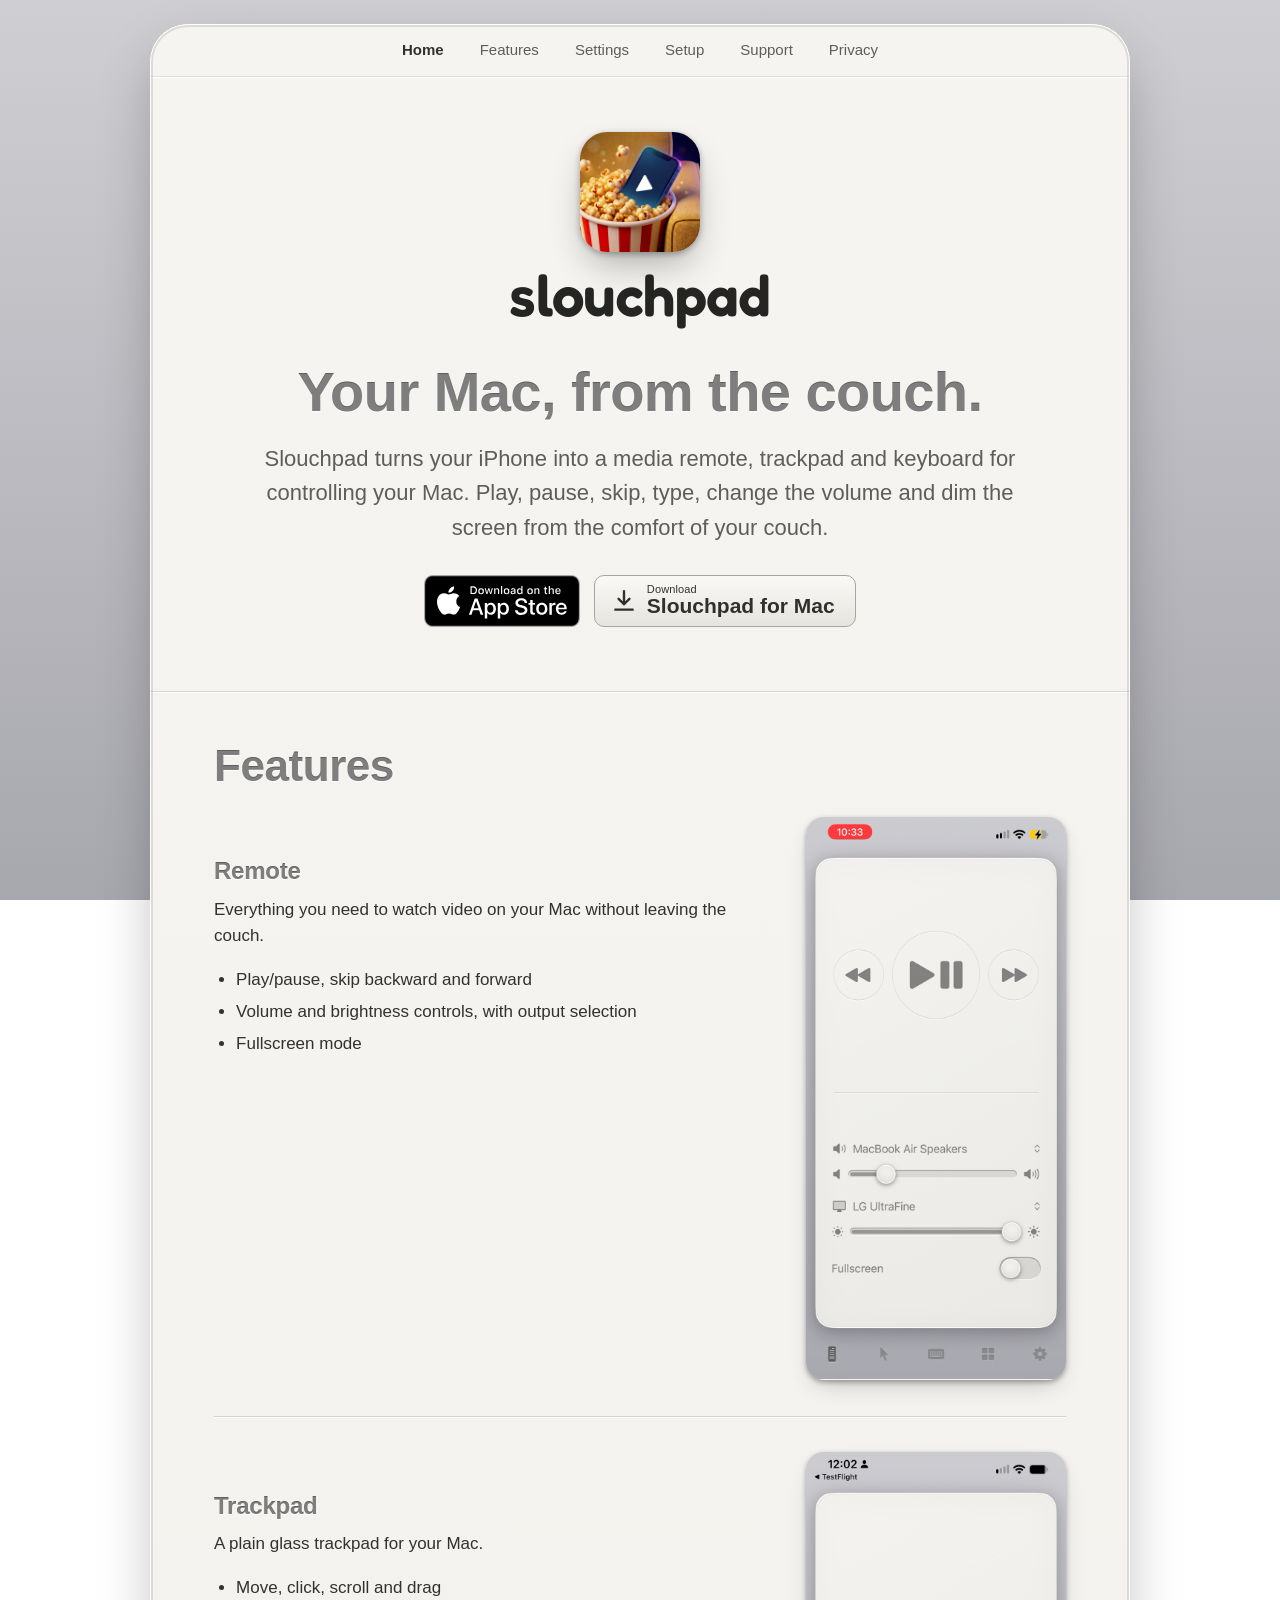
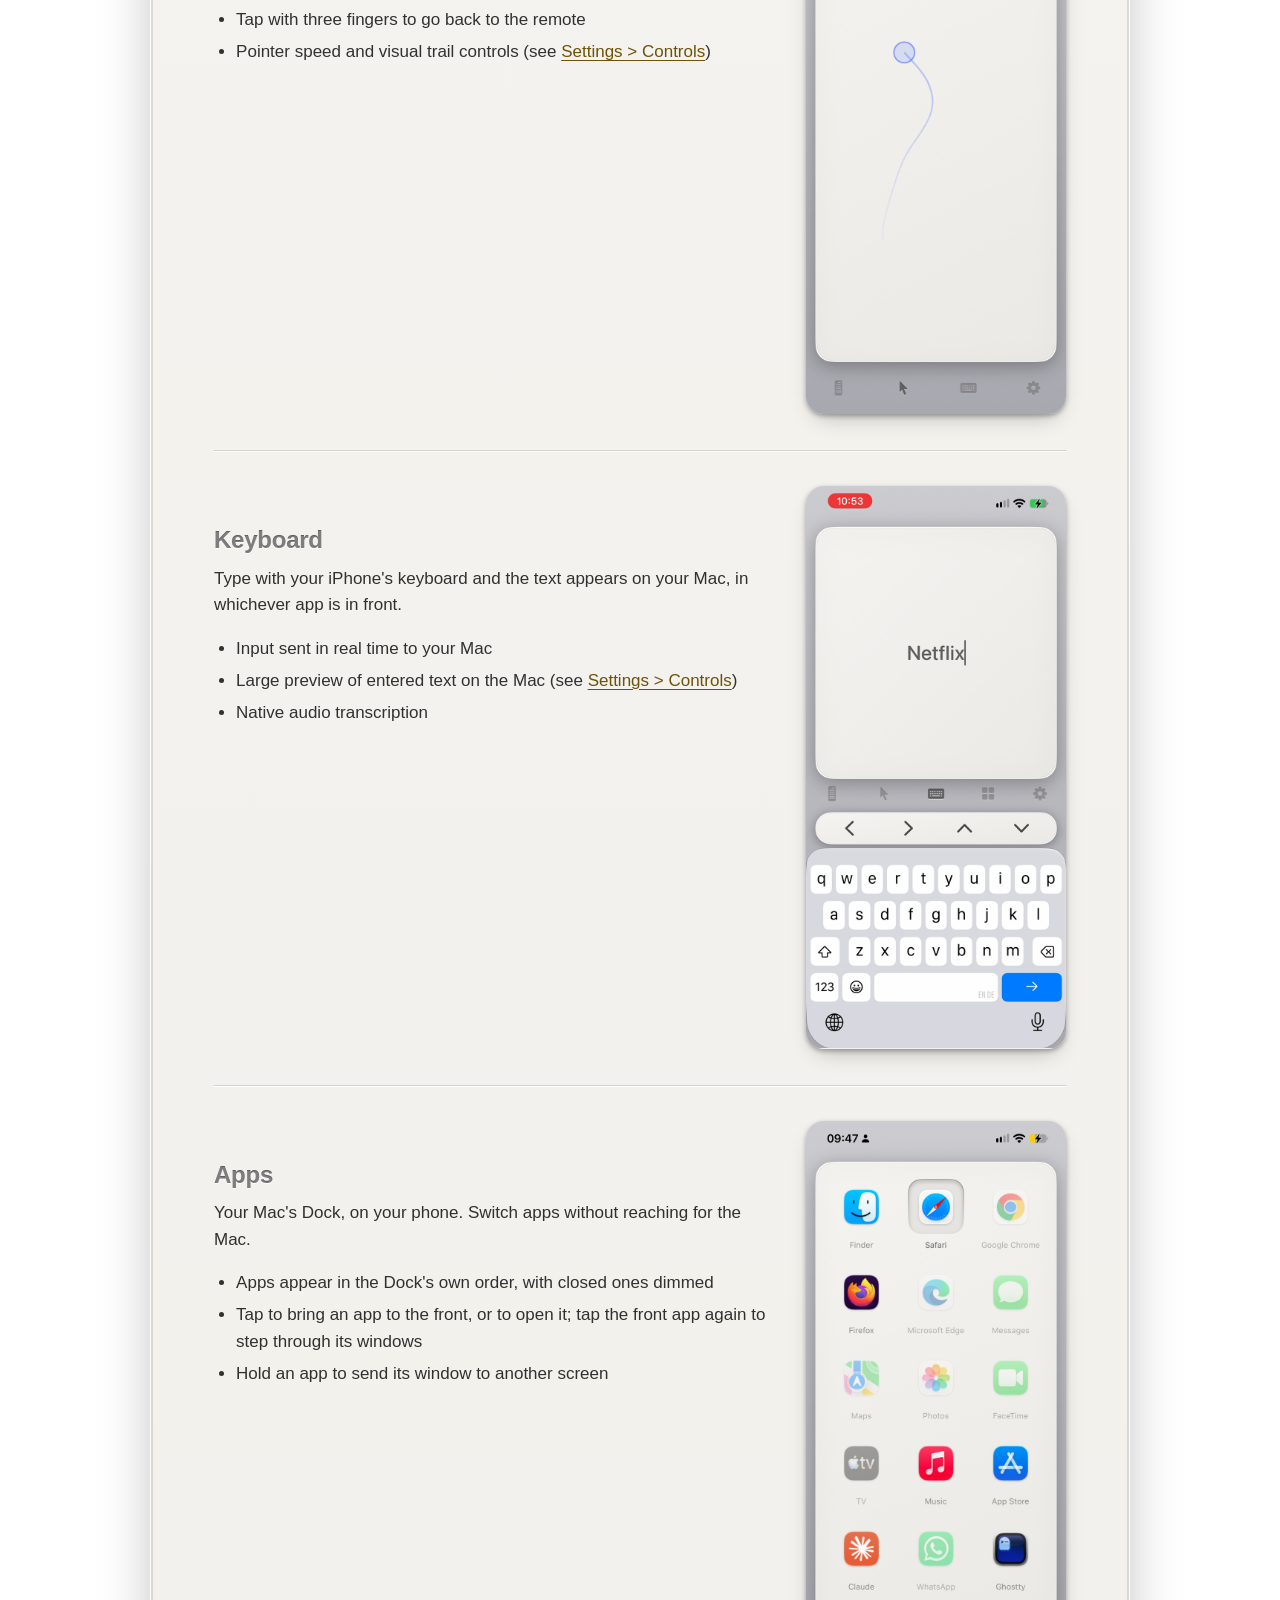
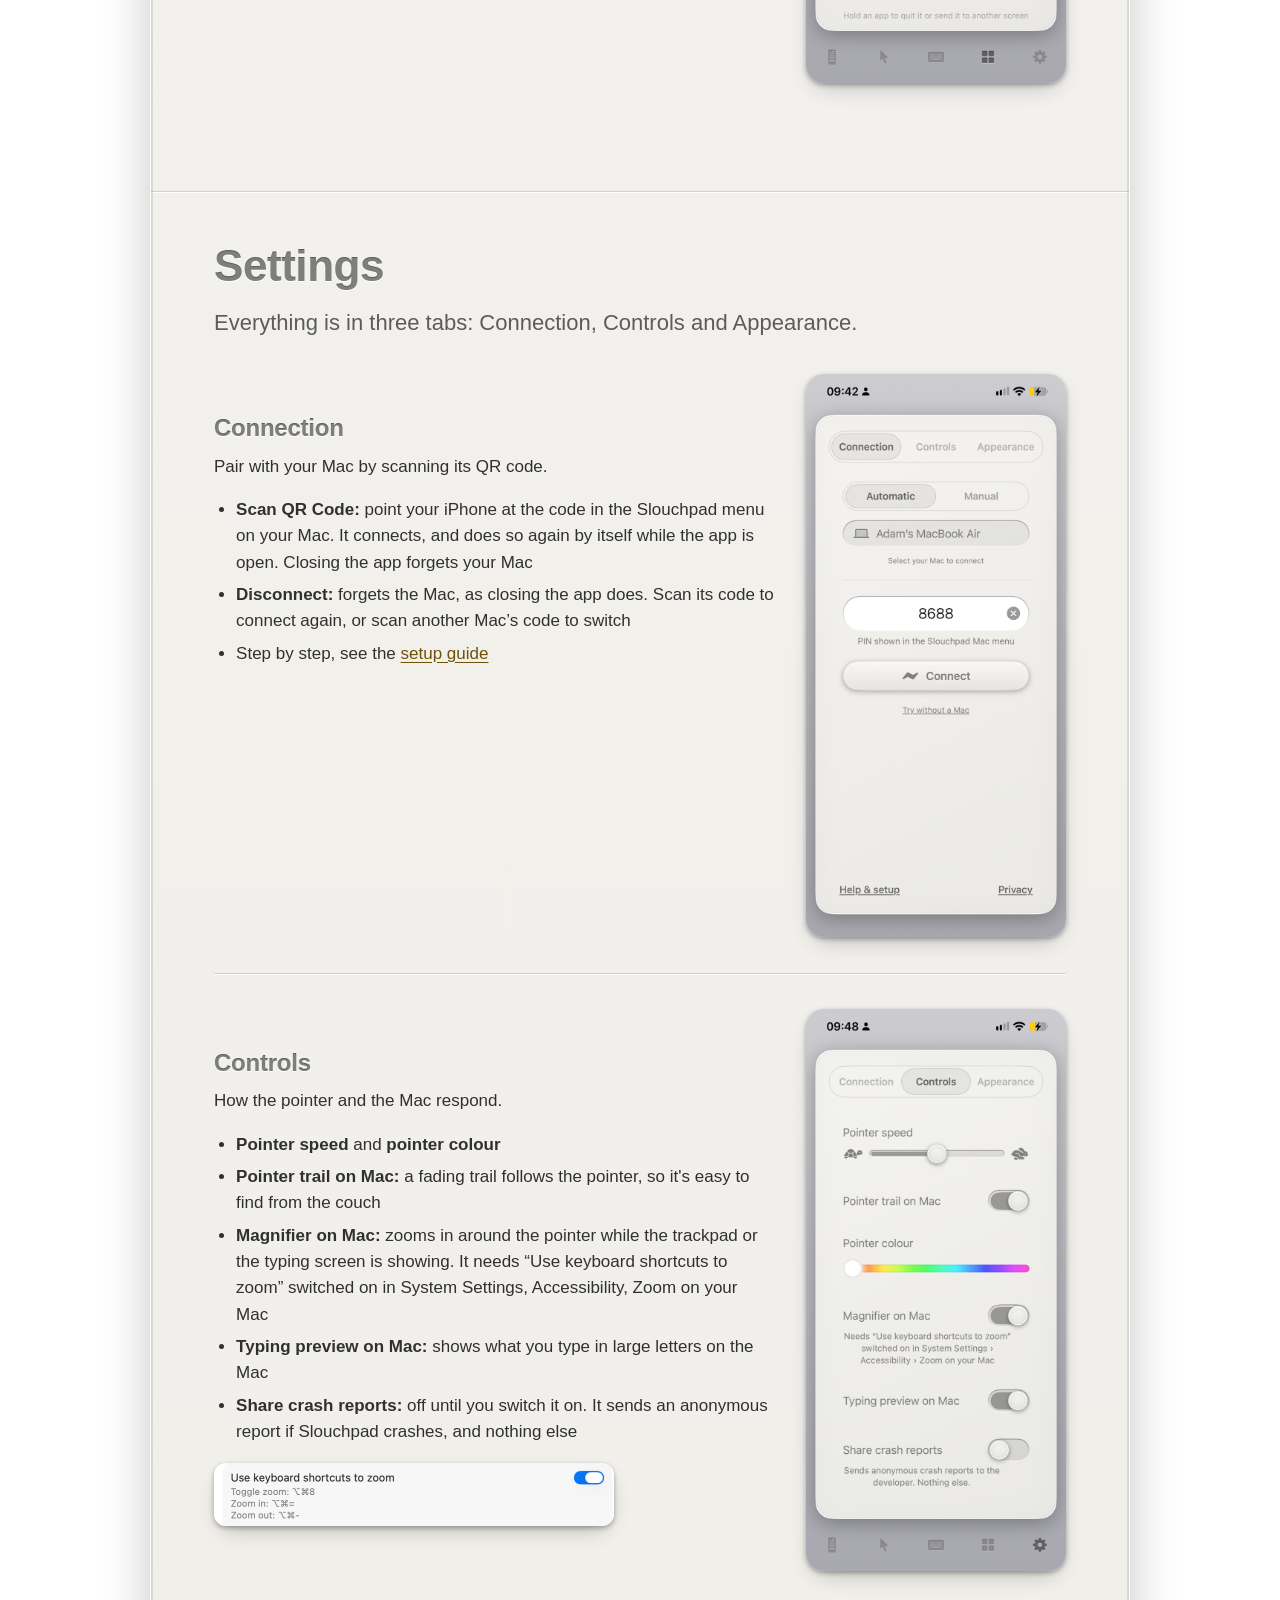
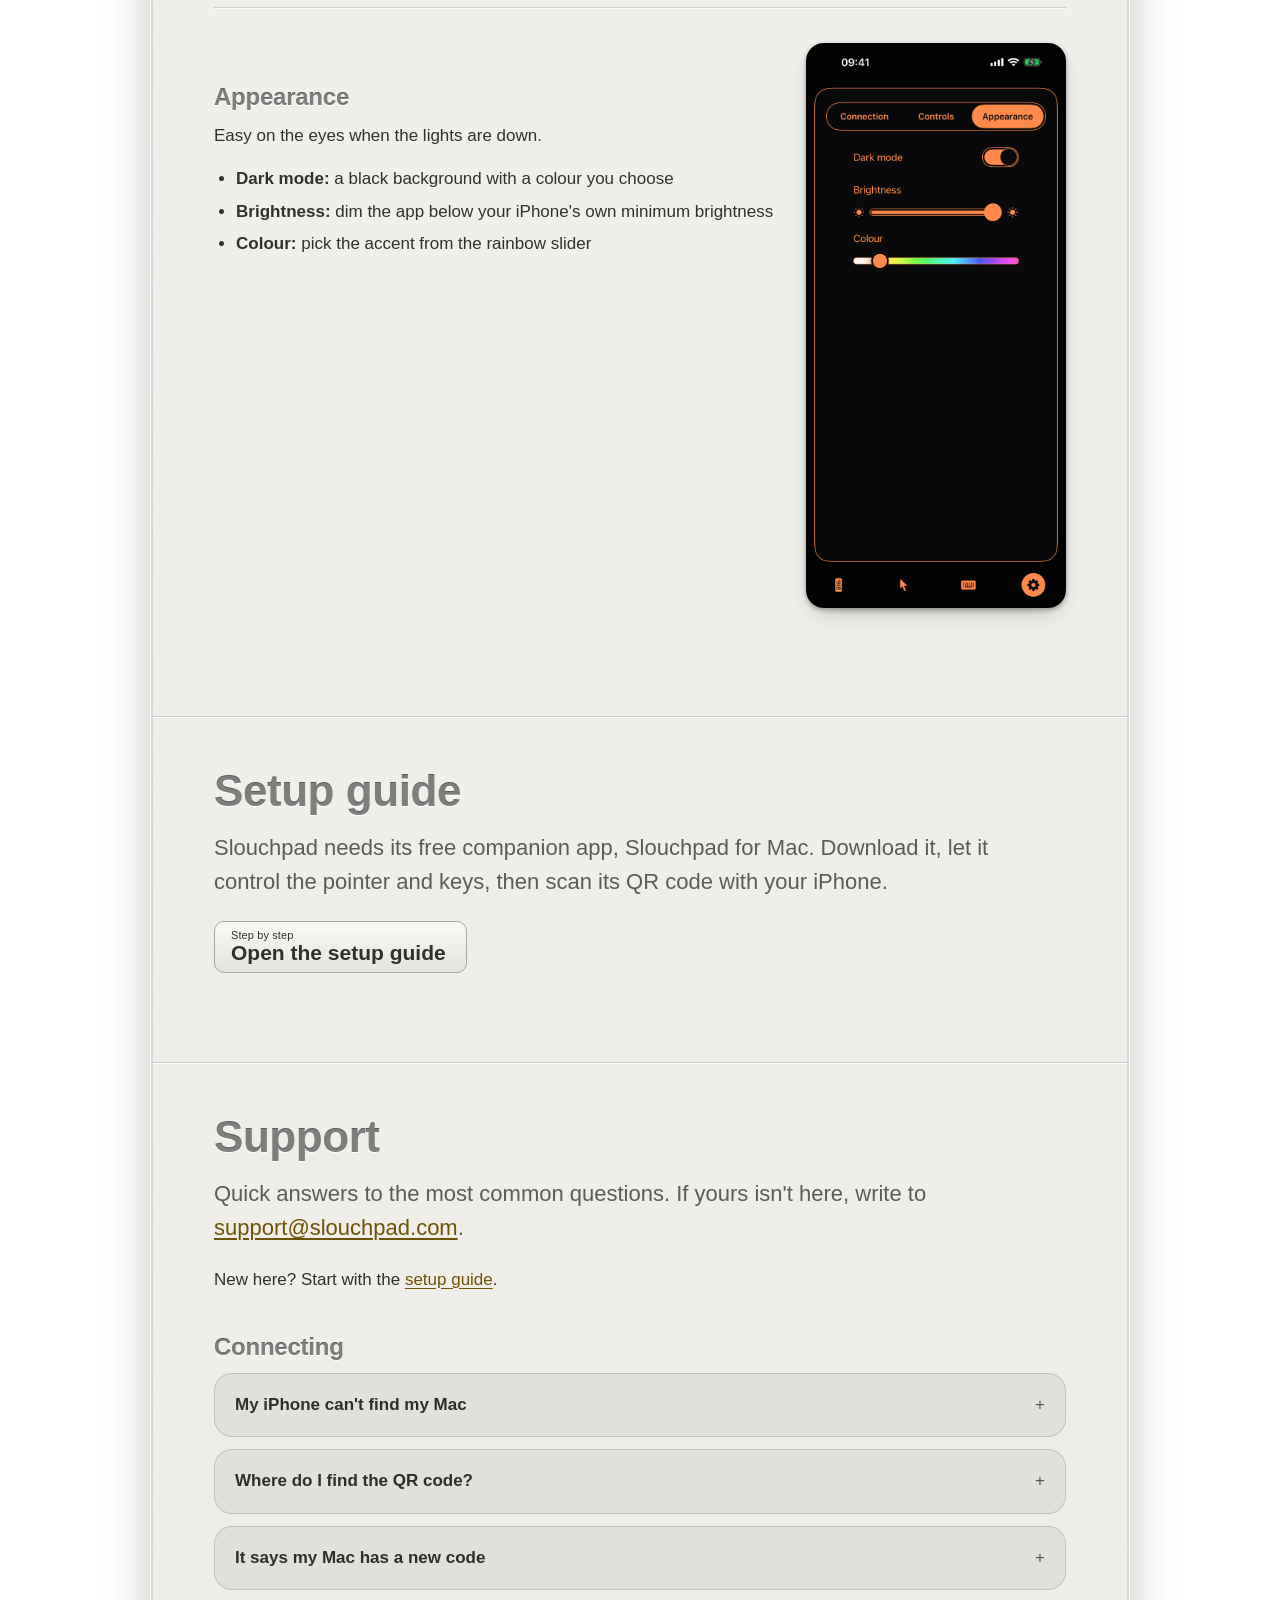
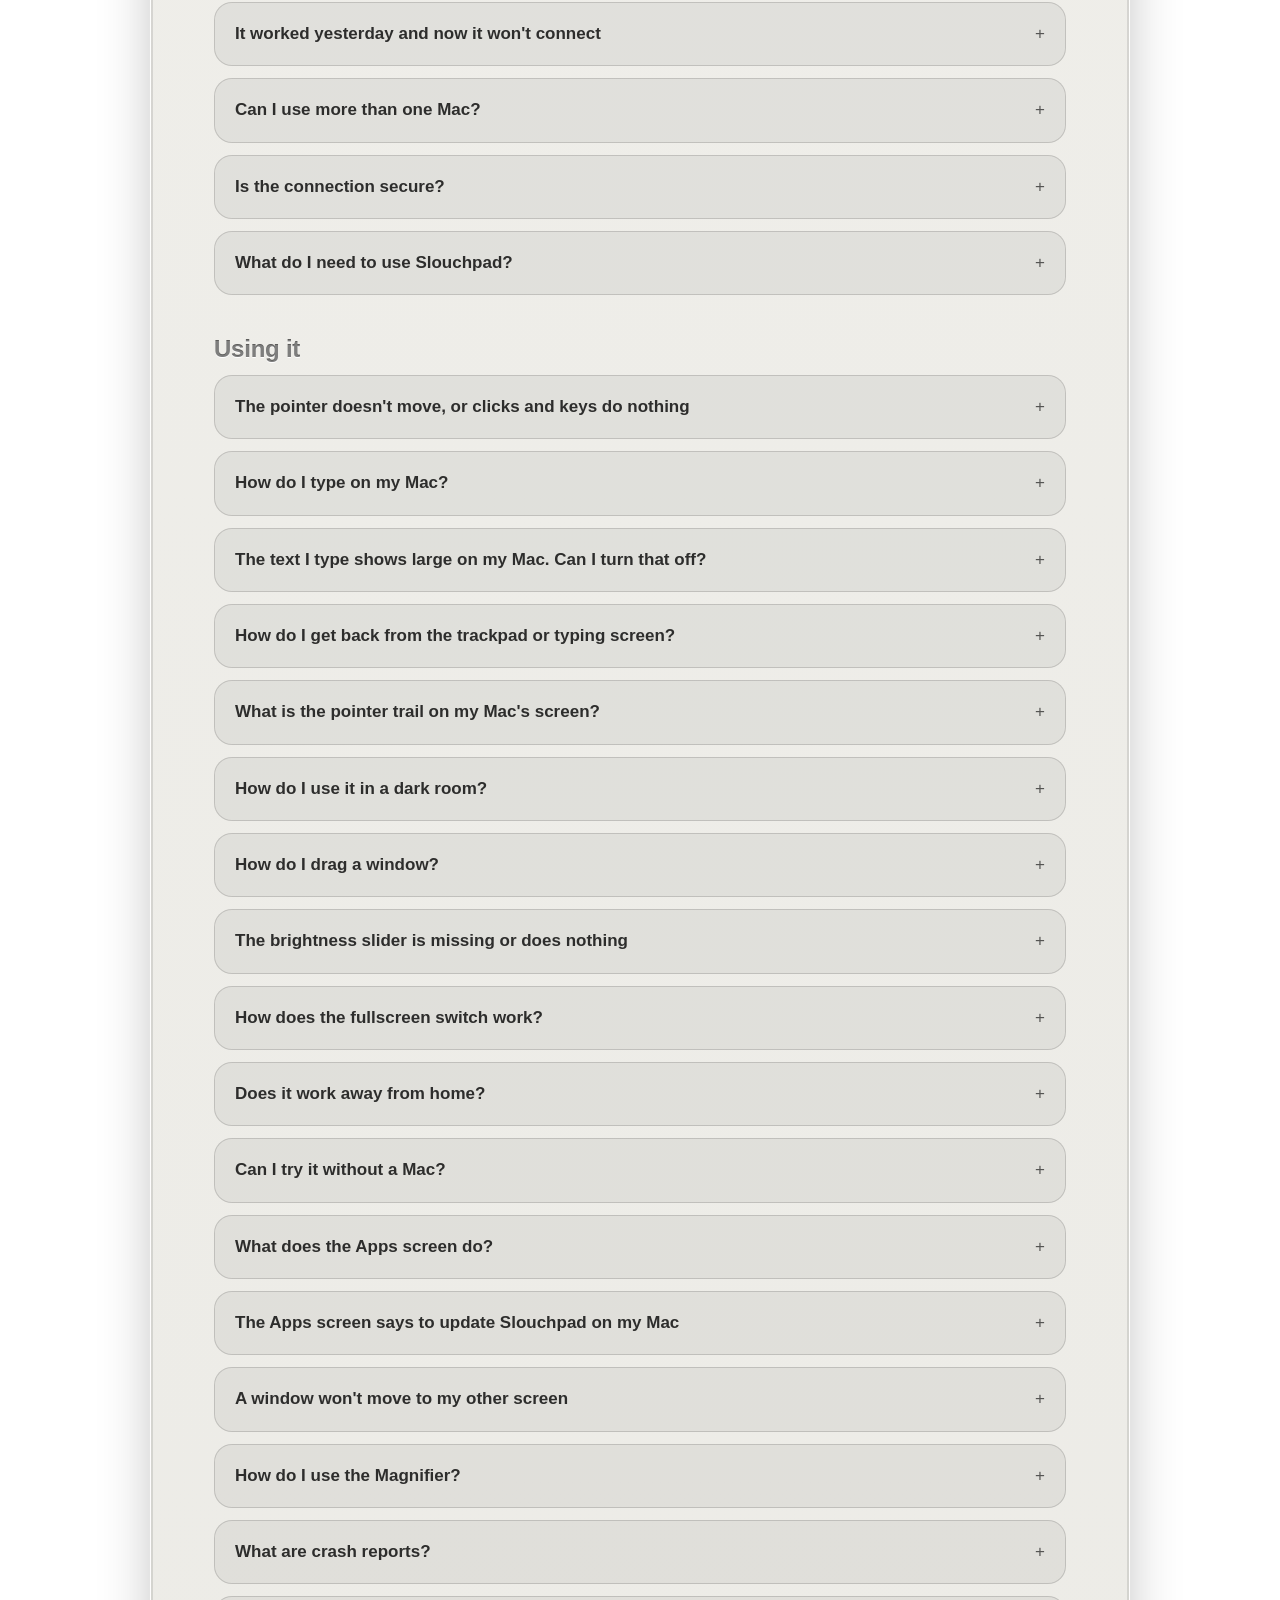
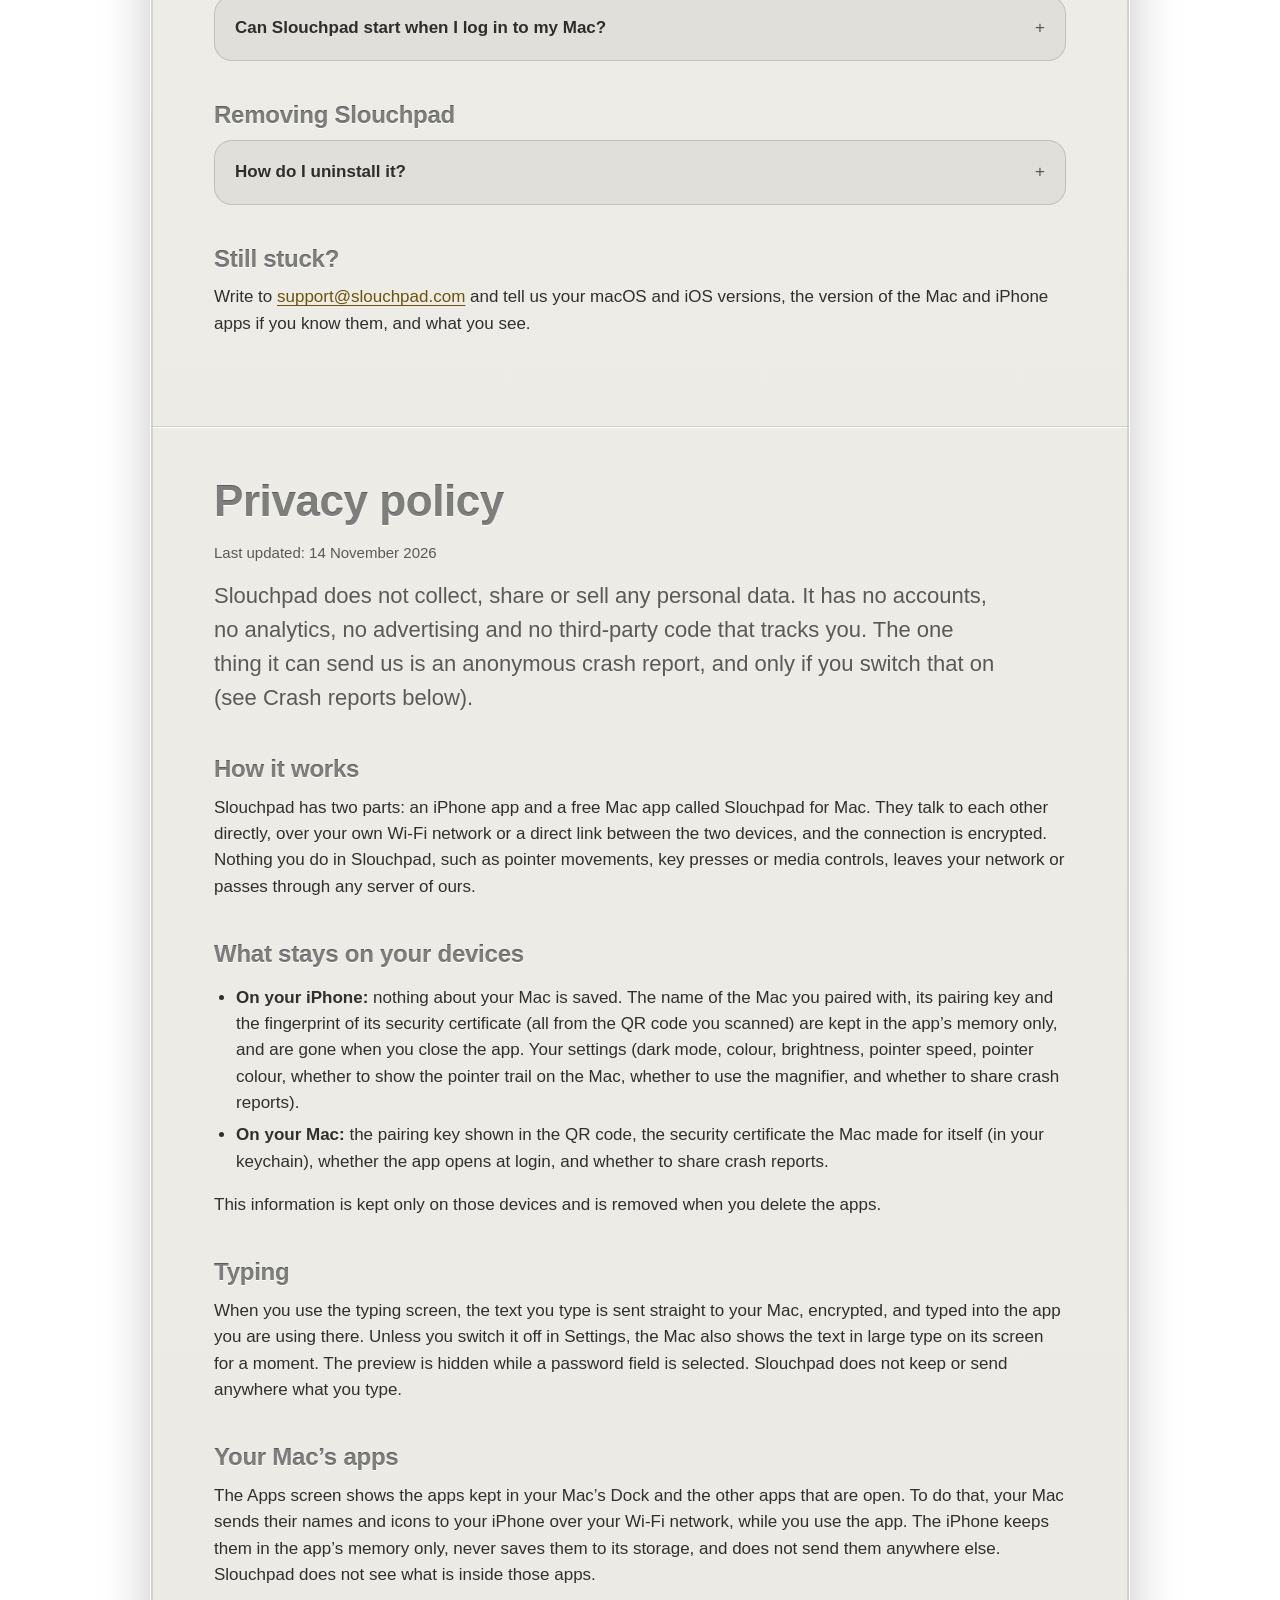
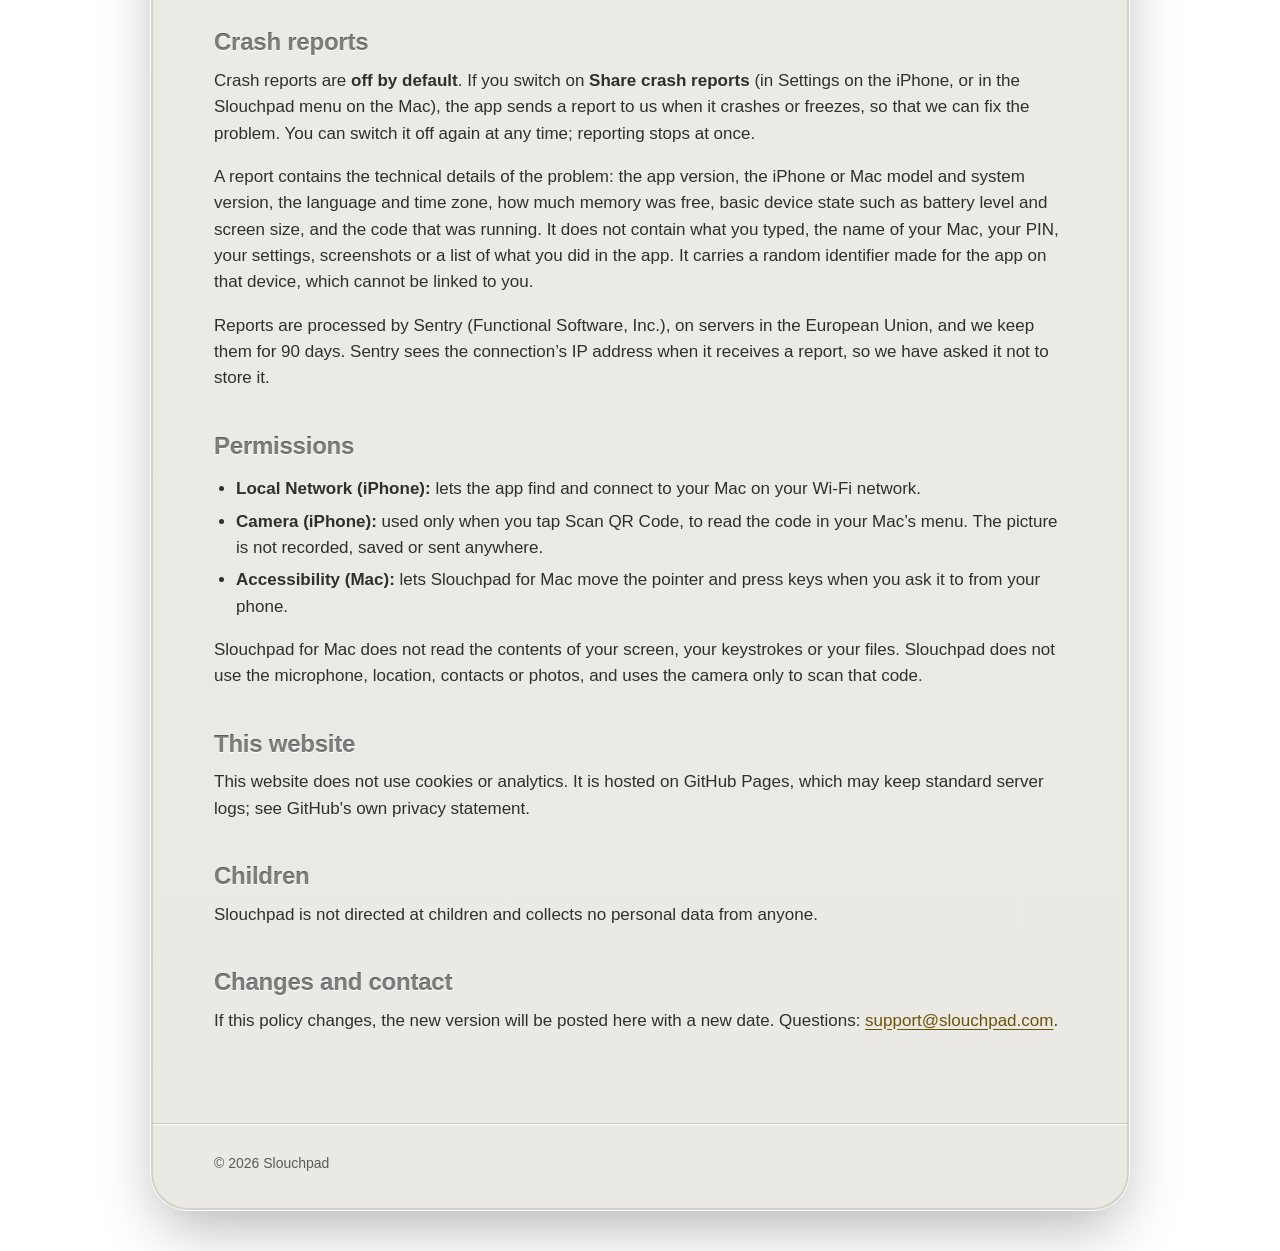
<file: index.html>
<!doctype html>
<html lang="en">
<head>
<meta charset="utf-8">
<meta name="viewport" content="width=device-width, initial-scale=1">
<title>Slouchpad: a trackpad and remote for your Mac, on your iPhone</title>
<meta name="description" content="Slouchpad turns your iPhone into a glass trackpad and media remote for your Mac. Control video, volume and brightness from the couch.">
<link rel="canonical" href="https://slouchpad.com/">
<link rel="icon" type="image/png" sizes="32x32" href="/assets/favicon-32.png">
<link rel="apple-touch-icon" href="/assets/apple-touch-icon.png">
<meta property="og:type" content="website">
<meta property="og:site_name" content="Slouchpad">
<meta property="og:title" content="Slouchpad: a trackpad and remote for your Mac, on your iPhone">
<meta property="og:description" content="Slouchpad turns your iPhone into a glass trackpad and media remote for your Mac. Control video, volume and brightness from the couch.">
<meta property="og:url" content="https://slouchpad.com/">
<meta property="og:image" content="https://slouchpad.com/assets/icon-512.png">
<meta name="twitter:card" content="summary">
<meta name="theme-color" content="#f5f4f0" media="(prefers-color-scheme: light)">
<meta name="theme-color" content="#313134" media="(prefers-color-scheme: dark)">
<link rel="stylesheet" href="/assets/style.css">
</head>
<body>
<div class="pad">
<header class="site-header inner"><nav aria-label="Main"><a href="#home">Home</a><a href="#features">Features</a><a href="#settings">Settings</a><a href="#setup">Setup</a><a href="#support">Support</a><a href="#privacy">Privacy</a></nav></header>
<main>
<div class="inner hero" id="home">
  <div class="hero-brand">
    <img src="/assets/icon-512.png" alt="" width="120" height="120">
    <span class="wordmark">slouchpad</span>
  </div>
  <h1 class="etched">Your Mac, from the couch.</h1>
  <p class="lead">Slouchpad turns your iPhone into a media remote, trackpad and keyboard for controlling your Mac. Play, pause, skip, type, change the volume and dim the screen from the comfort of your couch.</p>
  <div class="actions">
    <a class="app-store" href="https://apps.apple.com/us/app/slouchpad-mac-remote-control/id6828899828"><img src="/assets/app-store-badge.svg" width="156" height="52" alt="Download on the App Store"></a>
    <a class="button" href="https://github.com/addywaddy/slouchpad-site/releases/latest/download/Slouchpad.dmg">
      <svg width="18" height="18" viewBox="0 0 24 24" fill="none" stroke="currentColor" stroke-width="2.2" stroke-linecap="round" stroke-linejoin="round" aria-hidden="true"><path d="M12 3v12m0 0l-5-5m5 5l5-5M4 20h16"/></svg>
      <span class="button-label"><small>Download</small><strong>Slouchpad for Mac</strong></span>
    </a>
  </div>
</div>
<hr class="rule">
<section class="inner page guide" id="features">
  <h2 class="etched title">Features</h2>
<div class="features">
  <div class="feature">
    <div class="feature-text"><h3 class="etched sub">Remote</h3><p>Everything you need to watch video on your Mac without leaving the couch.</p>
      <ul>
        <li>Play/pause, skip backward and forward</li>
        <li>Volume and brightness controls, with output selection</li>
        <li>Fullscreen mode</li>
      </ul></div>
    <div class="feature-shot"><video src="/assets/screens/features/remote.mp4" poster="/assets/screens/features/remote-poster.png" width="444" height="960" autoplay muted loop playsinline preload="metadata" aria-label="The Slouchpad remote in use: tapping back, play and pause, and forward, above the volume and brightness sliders and the fullscreen switch."></video></div>
  </div>
  <div class="feature">
    <div class="feature-text"><h3 class="etched sub">Trackpad</h3><p>A plain glass trackpad for your Mac.</p>
      <ul>
        <li>Move, click, scroll and drag</li>
        <li>Tap with three fingers to go back to the remote</li>
        <li>Pointer speed and visual trail controls (see <a href="#settings">Settings &gt; Controls</a>)</li>
      </ul></div>
    <div class="feature-shot"><video src="/assets/screens/features/trackpad.mp4" poster="/assets/screens/features/trackpad.png" width="592" height="1280" autoplay muted loop playsinline preload="metadata" aria-label="Drawing on the blank glass trackpad: a purple trail follows the finger and fades away, leaving a faint ring where the pointer is."></video></div>
  </div>
  <div class="feature">
    <div class="feature-text"><h3 class="etched sub">Keyboard</h3><p>Type with your iPhone's keyboard and the text appears on your Mac, in whichever app is in front.</p>
      <ul>
        <li>Input sent in real time to your Mac</li>
        <li>Large preview of entered text on the Mac (see <a href="#settings">Settings &gt; Controls</a>)</li>
        <li>Native audio transcription</li>
      </ul></div>
    <div class="feature-shot"><video src="/assets/screens/features/keyboard.mp4" poster="/assets/screens/features/keyboard-poster.png" width="444" height="960" autoplay muted loop playsinline preload="metadata" aria-label="The Slouchpad typing screen: typing Netflix fills the text field, and the arrow keys above the keyboard move the cursor."></video></div>
  </div>
  <div class="feature">
    <div class="feature-text"><h3 class="etched sub">Apps</h3><p>Your Mac's Dock, on your phone. Switch apps without reaching for the Mac.</p>
      <ul>
        <li>Apps appear in the Dock's own order, with closed ones dimmed</li>
        <li>Tap to bring an app to the front, or to open it; tap the front app again to step through its windows</li>
        <li>Hold an app to send its window to another screen</li>
      </ul></div>
    <div class="feature-shot"><video src="/assets/screens/features/dock/dock.mp4" poster="/assets/screens/features/dock/dock-select.png" width="592" height="1280" autoplay muted loop playsinline preload="metadata" aria-label="Choosing an app on the Apps screen, then holding Safari to send it to another display or quit it."></video></div>
  </div>
</div>
</section>
<hr class="rule">
<section class="inner page guide" id="settings">
  <h2 class="etched title">Settings</h2>
  <p class="lead" style="margin-left:0">Everything is in three tabs: Connection, Controls and Appearance.</p>
<div class="features">
  <div class="feature">
    <div class="feature-text"><h3 class="etched sub">Connection</h3><p>Pair with your Mac by scanning its QR code.</p>
      <ul>
        <li><strong>Scan QR Code:</strong> point your iPhone at the code in the Slouchpad menu on your Mac. It connects, and does so again by itself while the app is open. Closing the app forgets your Mac</li>
        <li><strong>Disconnect:</strong> forgets the Mac, as closing the app does. Scan its code to connect again, or scan another Mac&rsquo;s code to switch</li>
        <li>Step by step, see the <a href="/setup/">setup guide</a></li>
      </ul></div>
    <div class="feature-shot"><video src="/assets/screens/connection/connection-automatic.mp4" poster="/assets/screens/connection/connection-automatic.png" width="444" height="960" autoplay muted loop playsinline preload="metadata" aria-label="Scanning the QR code in the Mac's menu with the iPhone app, which then connects to the Mac."></video></div>
  </div>
  <div class="feature">
    <div class="feature-text"><h3 class="etched sub">Controls</h3><p>How the pointer and the Mac respond.</p>
      <ul>
        <li><strong>Pointer speed</strong> and <strong>pointer colour</strong></li>
        <li><strong>Pointer trail on Mac:</strong> a fading trail follows the pointer, so it's easy to find from the couch</li>
        <li><strong>Magnifier on Mac:</strong> zooms in around the pointer while the trackpad or the typing screen is showing. It needs &ldquo;Use keyboard shortcuts to zoom&rdquo; switched on in System Settings, Accessibility, Zoom on your Mac</li>
        <li><strong>Typing preview on Mac:</strong> shows what you type in large letters on the Mac</li>
        <li><strong>Share crash reports:</strong> off until you switch it on. It sends an anonymous report if Slouchpad crashes, and nothing else</li>
      </ul>
      <img class="inline-shot" src="/assets/screens/controls/controls-zoom-settings.png" width="800" height="125" loading="lazy" alt="The Mac's Zoom settings with Use keyboard shortcuts to zoom switched on."></div>
    <div class="feature-shot"><video src="/assets/screens/controls/controls.mp4" poster="/assets/screens/controls/controls.png" width="444" height="960" autoplay muted loop playsinline preload="metadata" aria-label="The Controls tab: the pointer trail switch is turned off and on, and the pointer colour slider moves along the rainbow. Below are Magnifier on Mac, typing preview on Mac and Share crash reports."></video></div>
  </div>
  <div class="feature">
    <div class="feature-text"><h3 class="etched sub">Appearance</h3><p>Easy on the eyes when the lights are down.</p>
      <ul>
        <li><strong>Dark mode:</strong> a black background with a colour you choose</li>
        <li><strong>Brightness:</strong> dim the app below your iPhone's own minimum brightness</li>
        <li><strong>Colour:</strong> pick the accent from the rainbow slider</li>
      </ul></div>
    <div class="feature-shot"><video src="/assets/screens/features/dark-mode.mp4" poster="/assets/screens/features/dark-mode.png" width="592" height="1280" autoplay muted loop playsinline preload="metadata" aria-label="Turning on dark mode in Appearance settings, then dragging the brightness and colour sliders to change the app's colour."></video></div>
  </div>
</div>
</section>
<hr class="rule">
<section class="inner page guide" id="setup">
  <h2 class="etched title">Setup guide</h2>
  <p class="lead" style="margin-left:0">Slouchpad needs its free companion app, Slouchpad for Mac. Download it, let it control the pointer and keys, then scan its QR code with your iPhone.</p>
  <p><a class="button" href="/setup/"><span class="button-label"><small>Step by step</small><strong>Open the setup guide</strong></span></a></p>
</section>
<hr class="rule">
<section class="inner page guide" id="support">
  <h2 class="etched title">Support</h2>
  <p class="lead" style="margin-left:0">Quick answers to the most common questions. If yours isn't here, write to <a href="mailto:support@slouchpad.com">support@slouchpad.com</a>.</p>

  <p>New here? Start with the <a href="/setup/">setup guide</a>.</p>

  <h3 class="etched sub" id="connecting">Connecting</h3>
  <details>
    <summary>My iPhone can't find my Mac</summary>
    <ul>
      <li>Check that both are on the <strong>same Wi-Fi network</strong>. Guest networks, some office networks and some hotel or student Wi-Fi stop devices seeing each other.</li>
      <li>If your iPhone still can't see the Mac, <strong>bring the two close together</strong> and make sure Wi-Fi is switched on on both. Slouchpad then connects directly, without the network. The pointer can be a little less smooth that way.</li>
      <li>Check the Slouchpad sofa icon is in your Mac's menu bar. If not, open Slouchpad from Applications.</li>
      <li>On your iPhone, open Settings &rarr; Privacy &amp; Security &rarr; Local Network and make sure Slouchpad is on.</li>
      <li>If you use a VPN on either device, try turning it off.</li>
      <li>If your Mac's firewall is on, allow incoming connections for Slouchpad in System Settings &rarr; Network &rarr; Firewall.</li>
      <li>The app says what it is waiting for, and offers <em>Try again</em> after a failure. If it says Local Network access is off, tap Open Settings and switch it on.</li>
    </ul>
  </details>
  <details>
    <summary>Where do I find the QR code?</summary>
    <p>Click the Slouchpad icon in your Mac's menu bar. The QR code is shown there. In the iPhone app tap <em>Scan QR Code</em> and point the camera at it, or open the iPhone's Camera app and point it at the code. If you can't scan, choose <em>Copy link instead</em> in the menu, send the link to your iPhone in a message and open it there.</p>
  </details>
  <details>
    <summary>It says my Mac has a new code</summary>
    <p>The code changes when you choose <em>New code</em> in the Slouchpad menu, and the old one stops working. Scan the new one. The iPhone also asks you to scan again if you reinstalled Slouchpad on the Mac, because the Mac then has a new security certificate.</p>
  </details>
  <details>
    <summary>It worked yesterday and now it won't connect</summary>
    <p>The Mac may be asleep, switched off, or on a different network, or Slouchpad may not be running on it. Open the iPhone app: it says what it is waiting for, and connects by itself as soon as your Mac is in reach. If you closed the app, it has forgotten your Mac, so scan the code again. If it says the Mac has a new code or a different certificate, scan the code again.</p>
  </details>
  <details>
    <summary>Can I use more than one Mac?</summary>
    <p>The iPhone is paired with one Mac at a time. To switch, scan the other Mac's code. <em>Disconnect</em> on the Connection tab forgets the Mac, and you scan its code to connect again.</p>
  </details>
  <details>
    <summary>Is the connection secure?</summary>
    <p>Yes. Everything between your iPhone and your Mac, including what you type, is encrypted. Your iPhone only connects to the Mac whose code you scanned, and only a phone that has scanned the code can connect. If anyone could see your Mac's screen they could see the code, so choose <em>New code</em> in the menu if that matters.</p>
  </details>

  <details>
    <summary>What do I need to use Slouchpad?</summary>
    <p>An iPhone with iOS 16 or later, and a Mac with macOS 13 or later running the free Slouchpad for Mac. Both need to be on the same Wi-Fi network.</p>
  </details>

  <h3 class="etched sub">Using it</h3>
  <details id="accessibility">
    <summary>The pointer doesn't move, or clicks and keys do nothing</summary>
    <p>Slouchpad needs the Accessibility permission to act as a mouse and keyboard. Until it has it, the iPhone app shows <em>Allow control of your Mac</em>. Click the Slouchpad icon in your Mac's menu bar: its button takes you to System Settings &rarr; Privacy &amp; Security, where you switch on Accessibility (called Device Control and Data Access on the newest macOS) for Slouchpad. The iPhone app carries on by itself within a few seconds.</p>
  </details>
  <details>
    <summary>How do I type on my Mac?</summary>
    <p>Tap the keyboard icon in the bar along the bottom of the app. Whatever you type appears on your Mac as you type, in the app that's in front, so click the search box or text field on your Mac first (with the trackpad). Drag along the space bar to move the cursor; the Mac's cursor follows. The four arrow keys above the keyboard also move the cursor, including into text that was already there, and Backspace deletes it. The Return key presses Return on the Mac, for example to submit a search.</p>
  </details>
  <details>
    <summary>The text I type shows large on my Mac. Can I turn that off?</summary>
    <p>Yes. In the iPhone app go to Settings &rarr; Controls and switch off <em>Typing preview on Mac</em>. The preview is also hidden automatically while a password field is selected.</p>
  </details>
  <details>
    <summary>How do I get back from the trackpad or typing screen?</summary>
    <p>Tap any icon in the bar along the bottom, or tap the trackpad with three fingers to go back to the remote.</p>
  </details>
  <details>
    <summary>What is the pointer trail on my Mac's screen?</summary>
    <p>While you use the trackpad, your Mac can show a thin fading trail behind the pointer, and a soft ring that pings outwards for a couple of seconds where it stops. Both help you find the pointer from across the room. Switch it off in Settings &rarr; Controls with <em>Pointer trail on Mac</em>, or choose its colour with the <em>Pointer colour</em> strip: drag all the way left for white, or along the rainbow for a colour.</p>
  </details>
  <details>
    <summary>How do I use it in a dark room?</summary>
    <p>In Settings &rarr; Appearance turn on Dark mode. Then use the <em>Brightness</em> strip to dim the app further than the iPhone's own screen allows. Then use the <em>Colour</em> strip: drag it all the way left for white, or along the rainbow for a colour. Warm colours such as orange and red are the gentlest on your eyes in the dark.</p>
  </details>
  <details>
    <summary>How do I drag a window?</summary>
    <p>Put the pointer on the window's title bar, then hold one finger still on the trackpad until you feel a tap. Slide your finger to move the window and lift it to let go.</p>
  </details>
  <details>
    <summary>The brightness slider is missing or does nothing</summary>
    <p>macOS only lets apps change brightness on some screens, such as the built-in display and Apple displays. Many other monitors can only be adjusted with their own buttons or on-screen menu. The slider appears only for screens Slouchpad can control.</p>
  </details>
  <details>
    <summary>How does the fullscreen switch work?</summary>
    <p>In the Apple TV, Photos and QuickTime Player apps it sends <kbd>fn</kbd> + <kbd>F</kbd>, the Mac's fullscreen shortcut. In a browser it presses <kbd>F</kbd> to make the video fullscreen and <kbd>Esc</kbd> to leave it, which is what video players on streaming sites listen for. The switch follows the window's real state, including when you change it on the Mac.</p>
  </details>
  <details>
    <summary>Does it work away from home?</summary>
    <p>Slouchpad works over a local Wi-Fi network only. Both devices have to be on the same network. It doesn't connect over the internet, which is also why nothing leaves your network.</p>
  </details>
  <details>
    <summary>Can I try it without a Mac?</summary>
    <p>No. Slouchpad is a remote for your Mac and needs the free Slouchpad for Mac app to do anything. Get it from the <a href="/setup/">setup guide</a>.</p>
  </details>

  <details>
    <summary>What does the Apps screen do?</summary>
    <p>It shows the apps in your Mac's Dock, in the Dock's own order, with closed ones dimmed, followed by your other open apps. Tap an app to bring it to the front, or to open it if it is closed. Tap the app that is already in front to step through its windows. Hold an app to send its window to another screen when your Mac has more than one.</p>
  </details>
  <details>
    <summary>The Apps screen says to update Slouchpad on my Mac</summary>
    <p>Your Mac is running an older version of Slouchpad that can't list its apps. Download the latest Slouchpad for Mac from <a href="#home">the top of this page</a>, open it and the Apps screen will fill in.</p>
  </details>
  <details>
    <summary>A window won't move to my other screen</summary>
    <p>Moving a window needs the Accessibility permission (see above) and a Mac with more than one screen that isn't mirroring them. Some apps limit where their windows can go, and Slouchpad can't move those.</p>
  </details>
  <details>
    <summary>How do I use the Magnifier?</summary>
    <p>In the iPhone app go to Settings &rarr; Controls and switch on <em>Magnifier on Mac</em>. While the trackpad or the typing screen is showing, your Mac's Zoom follows the pointer. It needs <em>Use keyboard shortcuts to zoom</em> switched on in System Settings &rarr; Accessibility &rarr; Zoom on your Mac.</p>
  </details>
  <details>
    <summary>What are crash reports?</summary>
    <p>An optional switch, off until you turn it on, that sends us an anonymous report when Slouchpad crashes or freezes. It sends nothing about what you do or type. It is in Settings &rarr; Controls on the iPhone and in the Slouchpad menu on the Mac. See the <a href="#privacy">privacy policy</a> for what a report contains.</p>
  </details>
  <details>
    <summary>Can Slouchpad start when I log in to my Mac?</summary>
    <p>Yes. Switch on <em>Open at login</em> in the Slouchpad menu on your Mac. macOS may ask you to confirm it in System Settings.</p>
  </details>

  <h3 class="etched sub">Removing Slouchpad</h3>
  <details>
    <summary>How do I uninstall it?</summary>
    <ol>
      <li>Choose Quit Slouchpad from the menu bar icon.</li>
      <li>Drag Slouchpad from Applications to the Bin.</li>
      <li>Optionally remove it from System Settings &rarr; Privacy &amp; Security &rarr; Accessibility.</li>
      <li>Delete the app from your iPhone as usual.</li>
    </ol>
  </details>

  <h3 class="etched sub">Still stuck?</h3>
  <p>Write to <a href="mailto:support@slouchpad.com">support@slouchpad.com</a> and tell us your macOS and iOS versions, the version of the Mac and iPhone apps if you know them, and what you see.</p>
</section>
<hr class="rule">

<section class="inner page guide" id="privacy">
  <h2 class="etched title">Privacy policy</h2>
  <p class="meta">Last updated: 14 November 2026</p>
  <p class="lead" style="margin-left:0">Slouchpad does not collect, share or sell any personal data. It has no accounts, no analytics, no advertising and no third-party code that tracks you. The one thing it can send us is an anonymous crash report, and only if you switch that on (see Crash reports below).</p>

  <h3 class="etched sub">How it works</h3>
  <p>Slouchpad has two parts: an iPhone app and a free Mac app called Slouchpad for Mac. They talk to each other directly, over your own Wi-Fi network or a direct link between the two devices, and the connection is encrypted. Nothing you do in Slouchpad, such as pointer movements, key presses or media controls, leaves your network or passes through any server of ours.</p>

  <h3 class="etched sub">What stays on your devices</h3>
  <ul>
    <li><strong>On your iPhone:</strong> nothing about your Mac is saved. The name of the Mac you paired with, its pairing key and the fingerprint of its security certificate (all from the QR code you scanned) are kept in the app&rsquo;s memory only, and are gone when you close the app. Your settings (dark mode, colour, brightness, pointer speed, pointer colour, whether to show the pointer trail on the Mac, whether to use the magnifier, and whether to share crash reports).</li>
    <li><strong>On your Mac:</strong> the pairing key shown in the QR code, the security certificate the Mac made for itself (in your keychain), whether the app opens at login, and whether to share crash reports.</li>
  </ul>
  <p>This information is kept only on those devices and is removed when you delete the apps.</p>

  <h3 class="etched sub">Typing</h3>
  <p>When you use the typing screen, the text you type is sent straight to your Mac, encrypted, and typed into the app you are using there. Unless you switch it off in Settings, the Mac also shows the text in large type on its screen for a moment. The preview is hidden while a password field is selected. Slouchpad does not keep or send anywhere what you type.</p>

  <h3 class="etched sub">Your Mac&rsquo;s apps</h3>
  <p>The Apps screen shows the apps kept in your Mac&rsquo;s Dock and the other apps that are open. To do that, your Mac sends their names and icons to your iPhone over your Wi-Fi network, while you use the app. The iPhone keeps them in the app&rsquo;s memory only, never saves them to its storage, and does not send them anywhere else. Slouchpad does not see what is inside those apps.</p>

  <h3 class="etched sub">Crash reports</h3>
  <p>Crash reports are <strong>off by default</strong>. If you switch on <strong>Share crash reports</strong> (in Settings on the iPhone, or in the Slouchpad menu on the Mac), the app sends a report to us when it crashes or freezes, so that we can fix the problem. You can switch it off again at any time; reporting stops at once.</p>
  <p>A report contains the technical details of the problem: the app version, the iPhone or Mac model and system version, the language and time zone, how much memory was free, basic device state such as battery level and screen size, and the code that was running. It does not contain what you typed, the name of your Mac, your PIN, your settings, screenshots or a list of what you did in the app. It carries a random identifier made for the app on that device, which cannot be linked to you.</p>
  <p>Reports are processed by Sentry (Functional Software, Inc.), on servers in the European Union, and we keep them for 90 days. Sentry sees the connection&rsquo;s IP address when it receives a report, so we have asked it not to store it.</p>

  <h3 class="etched sub">Permissions</h3>
  <ul>
    <li><strong>Local Network (iPhone):</strong> lets the app find and connect to your Mac on your Wi-Fi network.</li>
    <li><strong>Camera (iPhone):</strong> used only when you tap Scan QR Code, to read the code in your Mac&rsquo;s menu. The picture is not recorded, saved or sent anywhere.</li>
    <li><strong>Accessibility (Mac):</strong> lets Slouchpad for Mac move the pointer and press keys when you ask it to from your phone.</li>
  </ul>
  <p>Slouchpad for Mac does not read the contents of your screen, your keystrokes or your files. Slouchpad does not use the microphone, location, contacts or photos, and uses the camera only to scan that code.</p>

  <h3 class="etched sub">This website</h3>
  <p>This website does not use cookies or analytics. It is hosted on GitHub Pages, which may keep standard server logs; see GitHub's own privacy statement.</p>

  <h3 class="etched sub">Children</h3>
  <p>Slouchpad is not directed at children and collects no personal data from anyone.</p>

  <h3 class="etched sub">Changes and contact</h3>
  <p>If this policy changes, the new version will be posted here with a new date. Questions: <a href="mailto:support@slouchpad.com">support@slouchpad.com</a>.</p>
</section>
</main>
<hr class="rule">

<footer class="inner site-footer">
  <span>&copy; 2026 Slouchpad</span>
</footer>
</div>
<script>
// Mark the nav link for the section in view.
(function () {
  var links = document.querySelectorAll('.site-header a');
  var ids = Array.prototype.map.call(links, function (a) { return a.getAttribute('href').slice(1); });
  if (!('IntersectionObserver' in window)) return;
  var current = {};
  var io = new IntersectionObserver(function (entries) {
    entries.forEach(function (e) { current[e.target.id] = e.isIntersecting; });
    var active = ids.filter(function (id) { return current[id]; }).pop();
    if (!active) return;
    links.forEach(function (a) {
      if (a.getAttribute('href') === '#' + active) a.setAttribute('aria-current', 'true');
      else a.removeAttribute('aria-current');
    });
  }, { rootMargin: '-35% 0px -60% 0px' });
  ids.forEach(function (id) { var el = document.getElementById(id); if (el) io.observe(el); });
})();
</script>
<script>
// Visitors who ask for less motion get the still poster instead of the looping clip.
if (window.matchMedia && matchMedia("(prefers-reduced-motion: reduce)").matches) {
  document.querySelectorAll("video[autoplay]").forEach(function (v) { v.removeAttribute("autoplay"); v.pause(); });
}
</script>
</body>
</html>
</file>
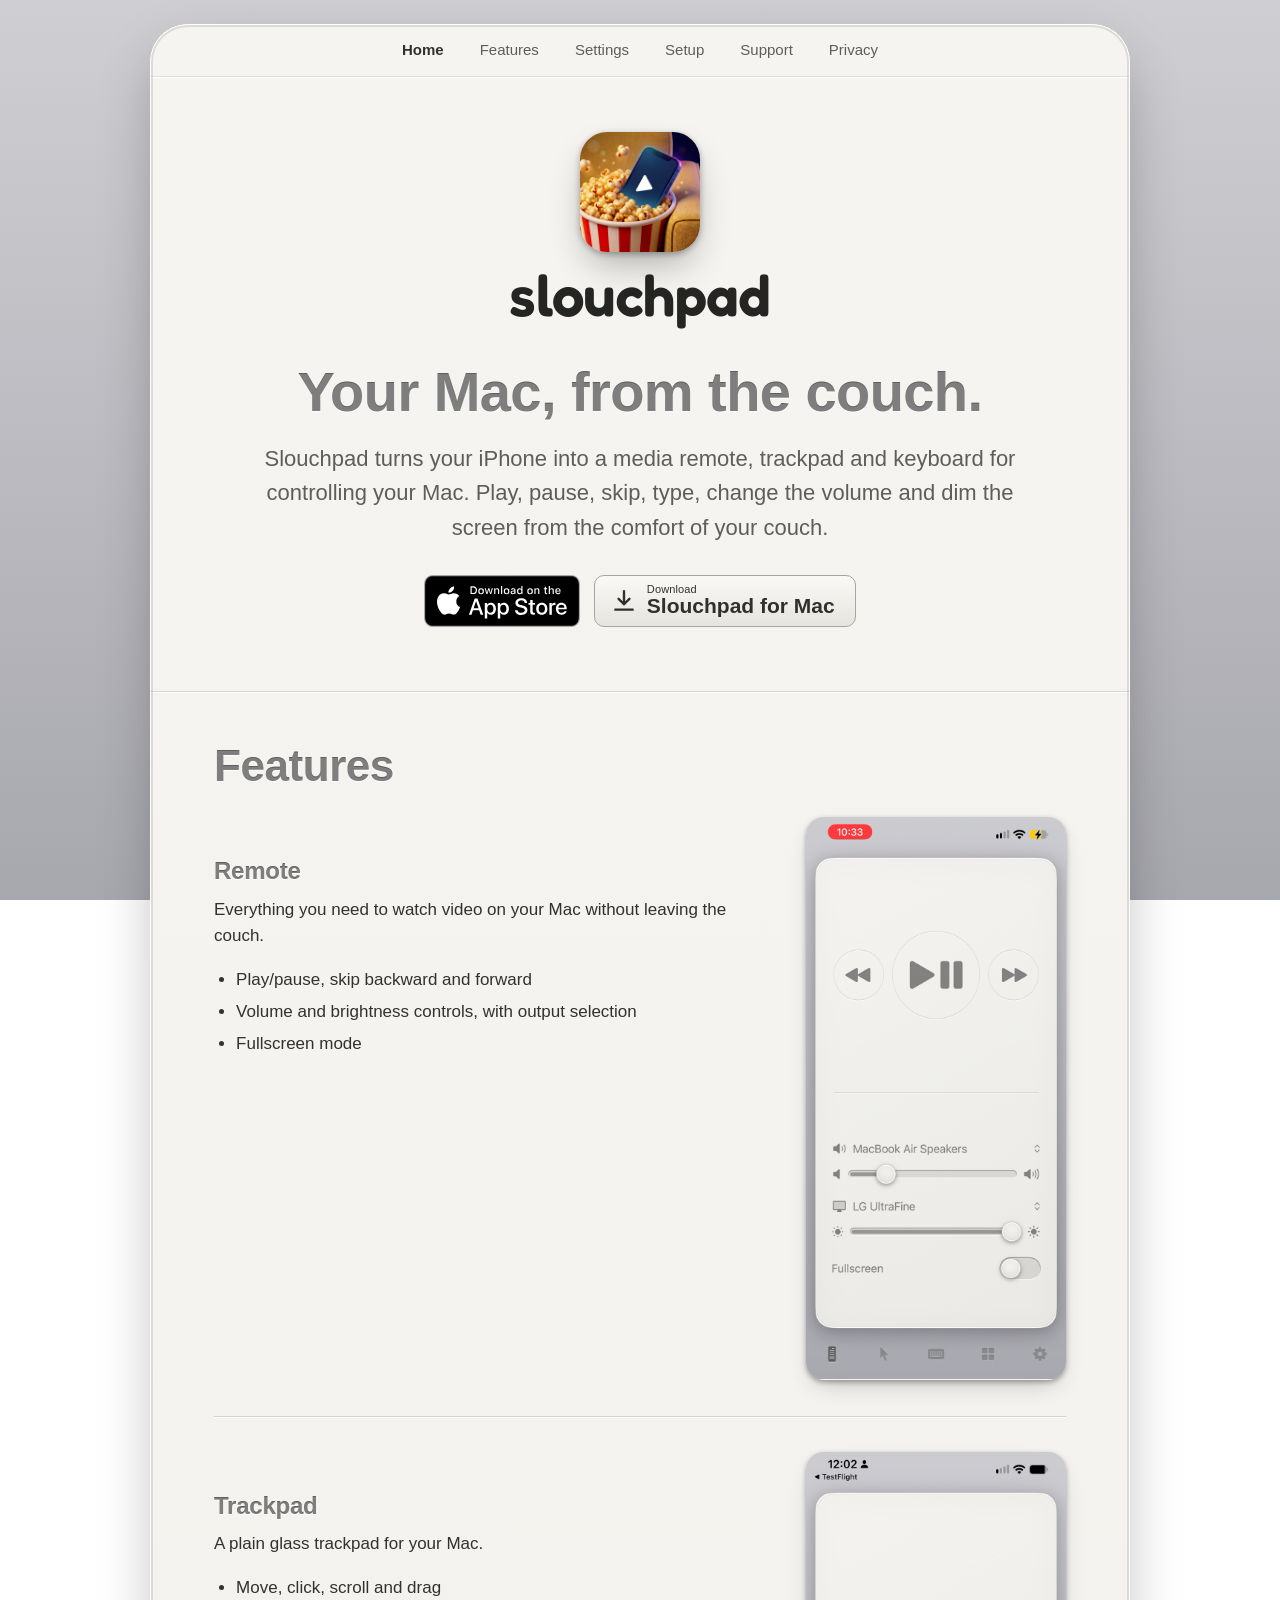
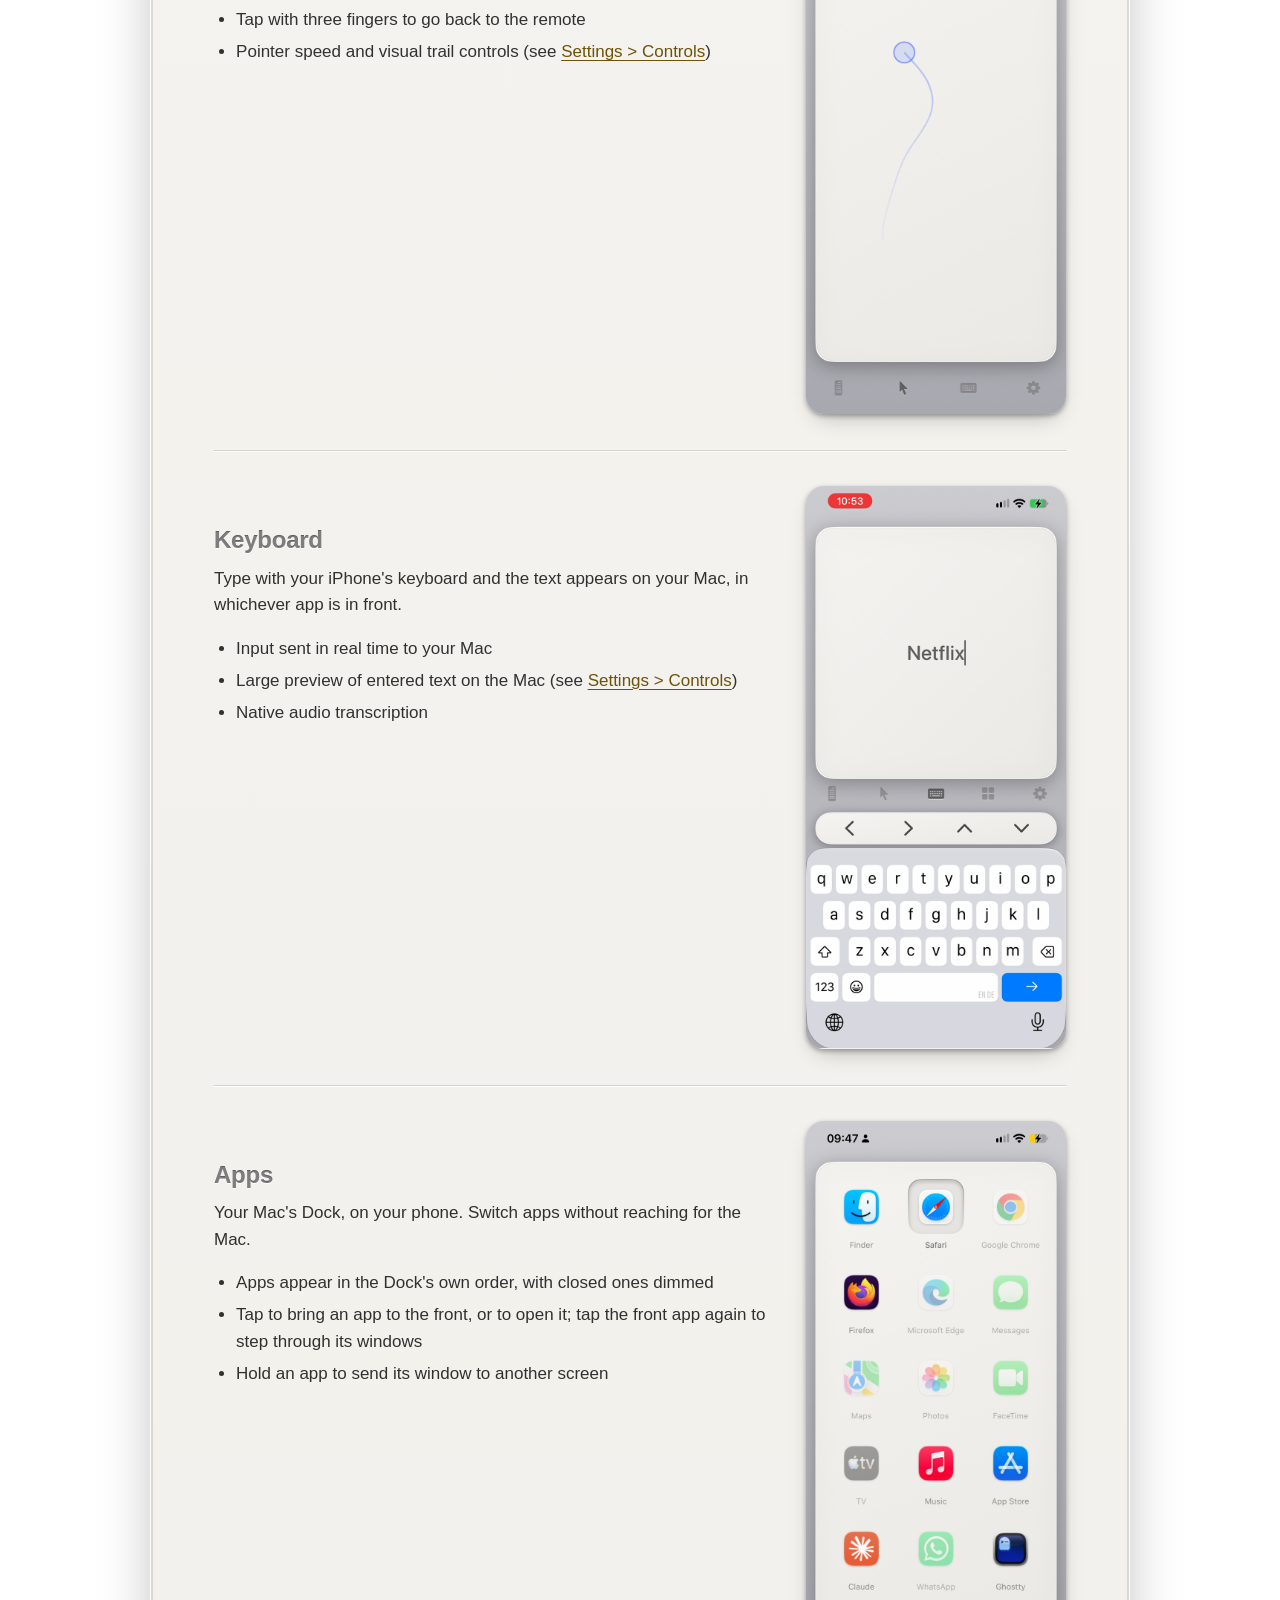
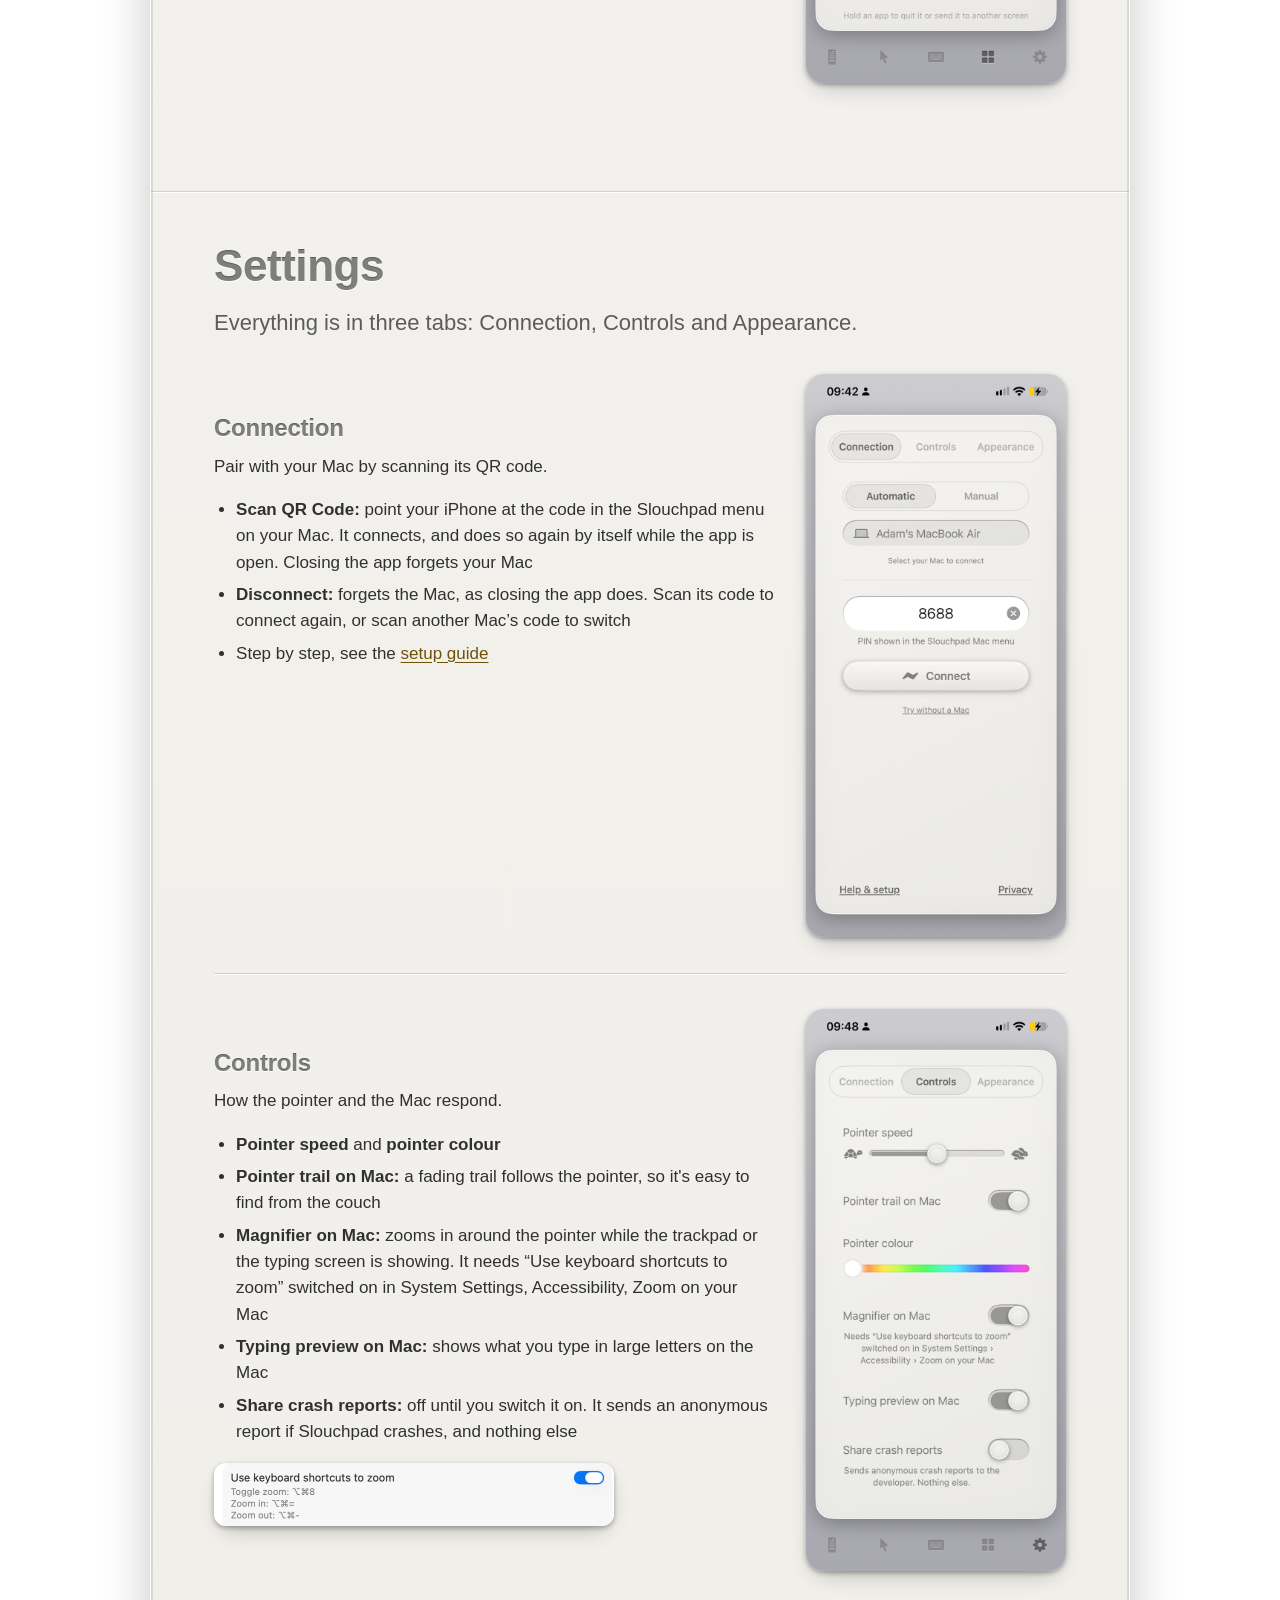
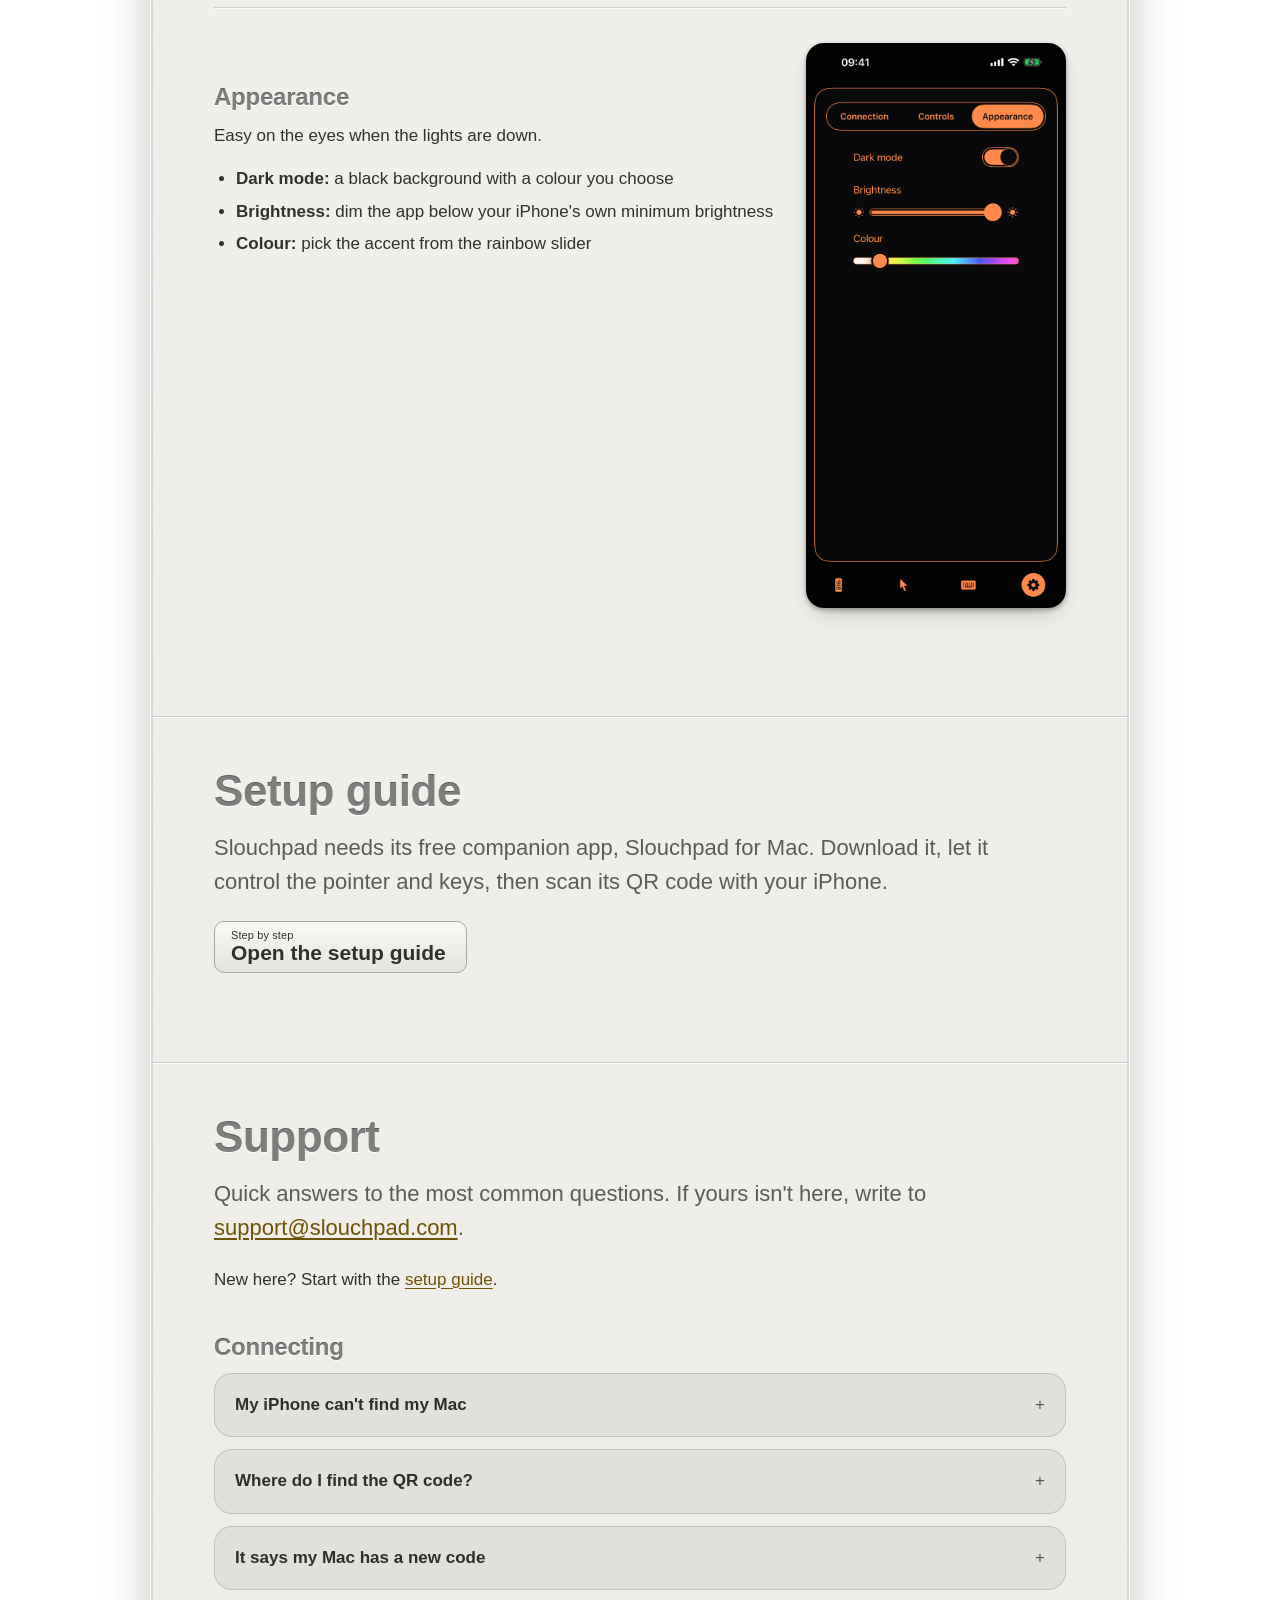
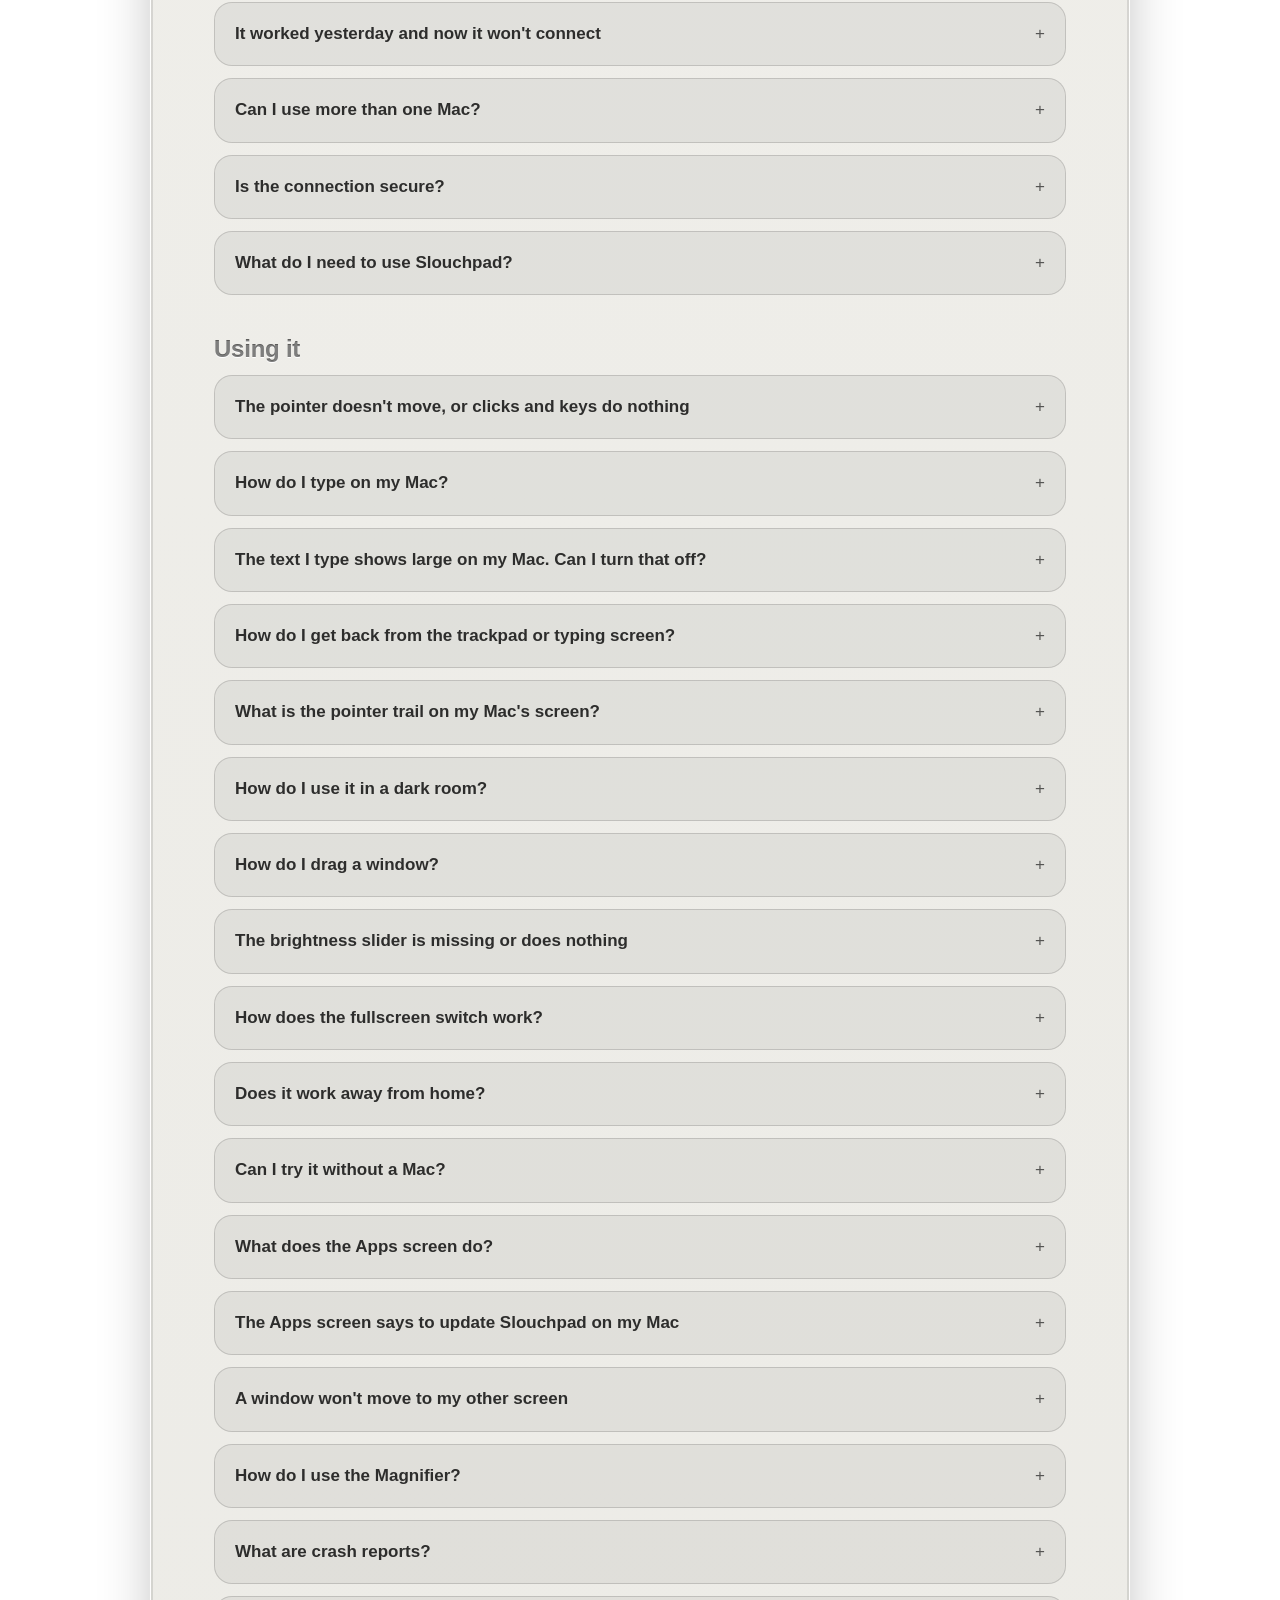
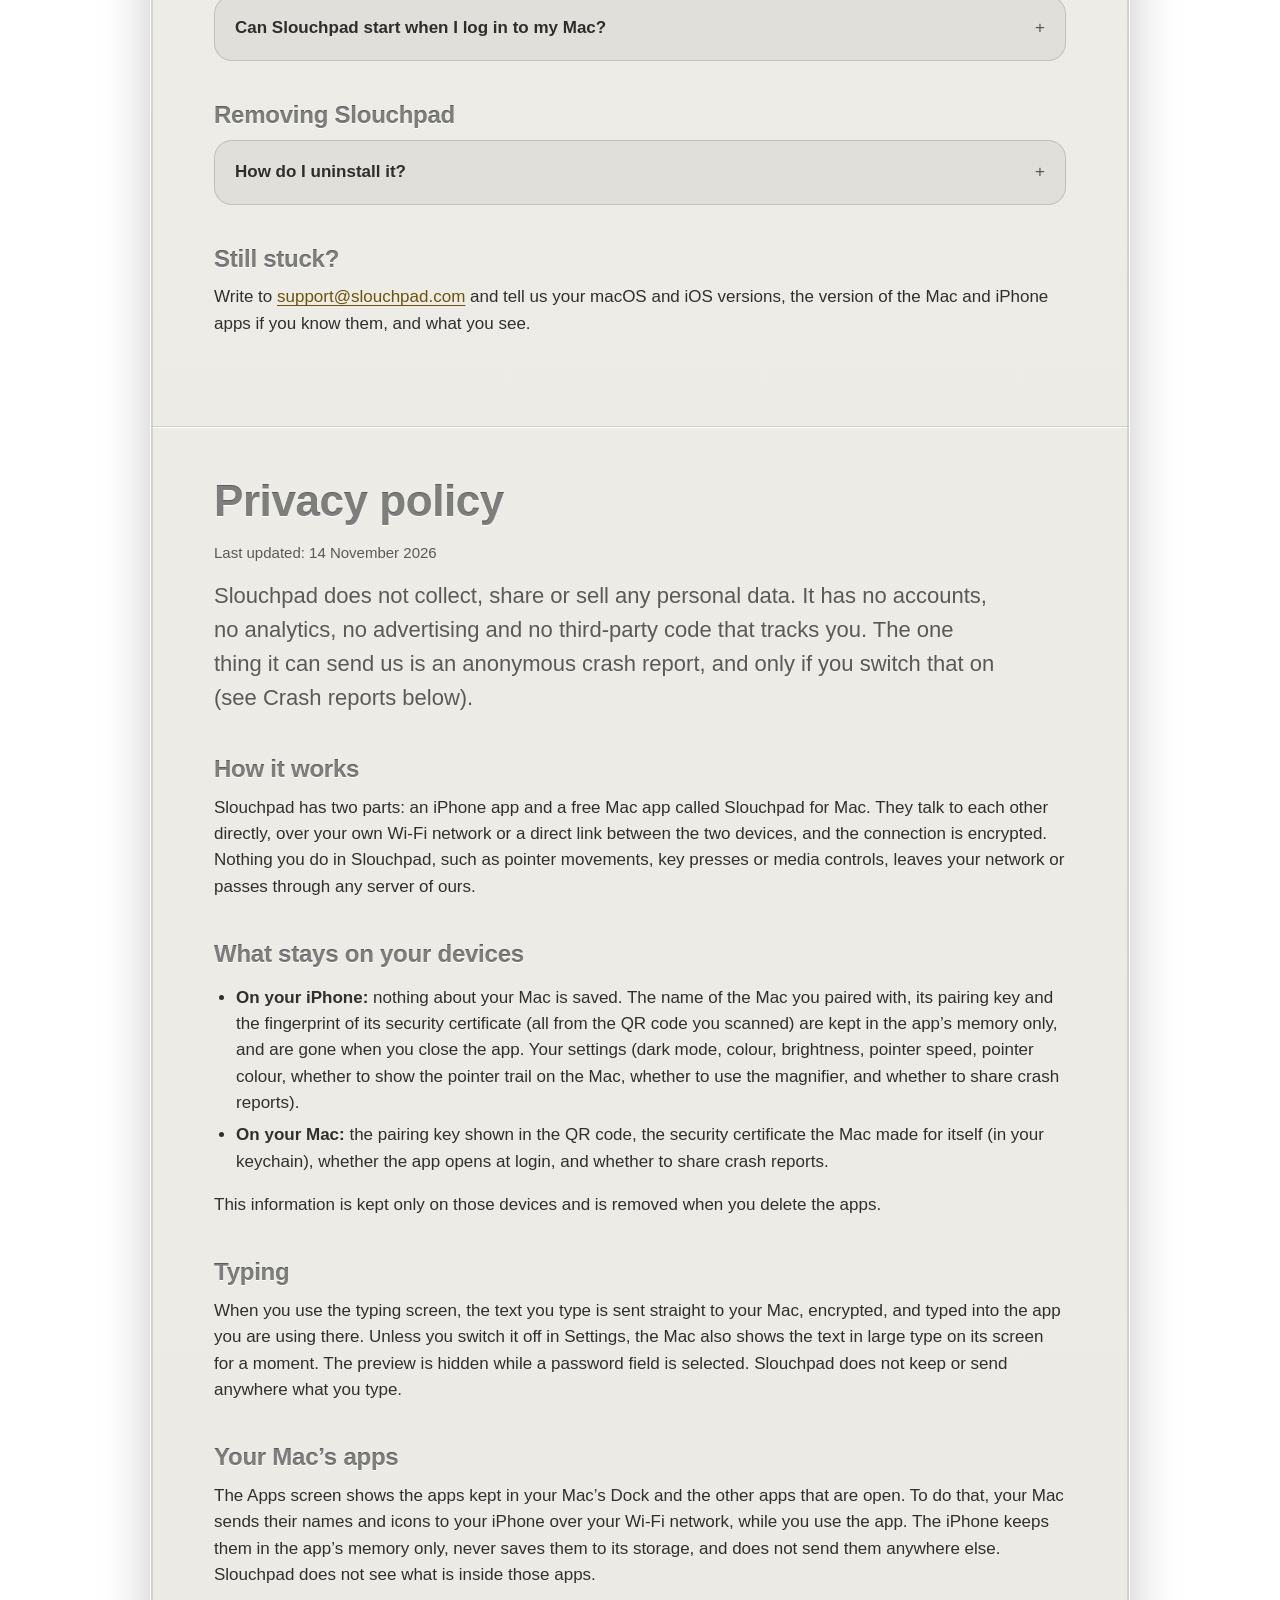
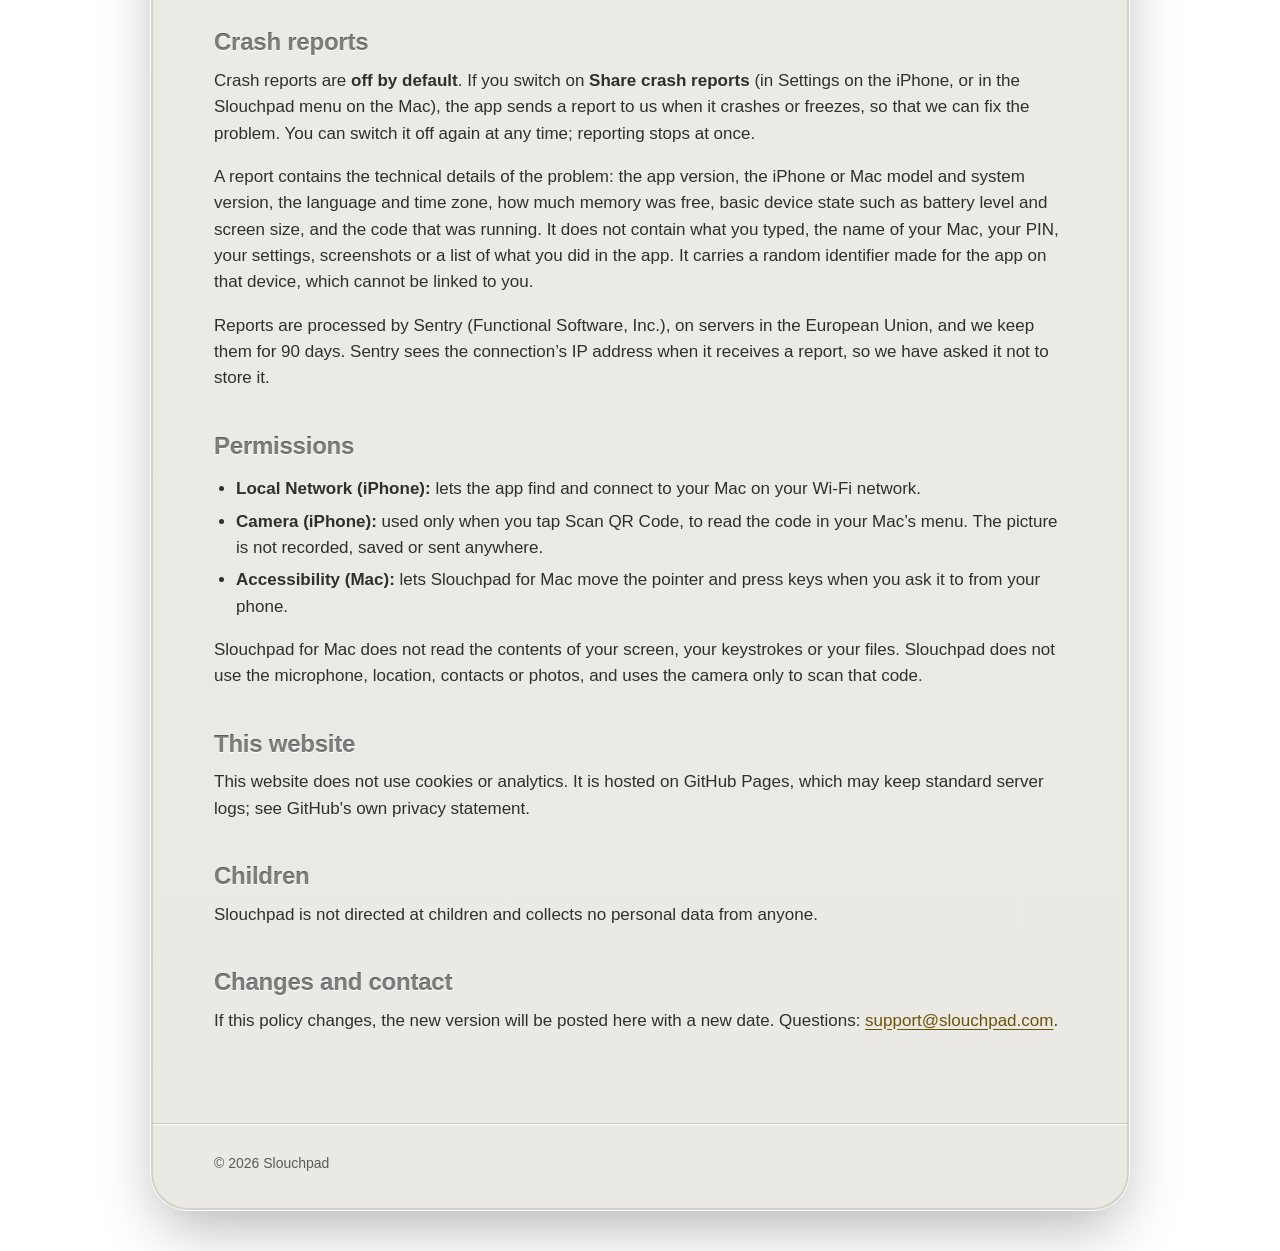
<file: privacy/index.html>
<!doctype html>
<html lang="en">
<head>
<meta charset="utf-8">
<meta name="viewport" content="width=device-width, initial-scale=1">
<title>Slouchpad Privacy</title>
<meta name="robots" content="noindex">
<link rel="canonical" href="https://slouchpad.com/">
<meta http-equiv="refresh" content="0; url=/#privacy">
<script>location.replace("/" + (location.hash || "#privacy"));</script>
</head>
<body>
<p>This page has moved to <a href="/#privacy">slouchpad.com</a>.</p>
</body>
</html>
</file>
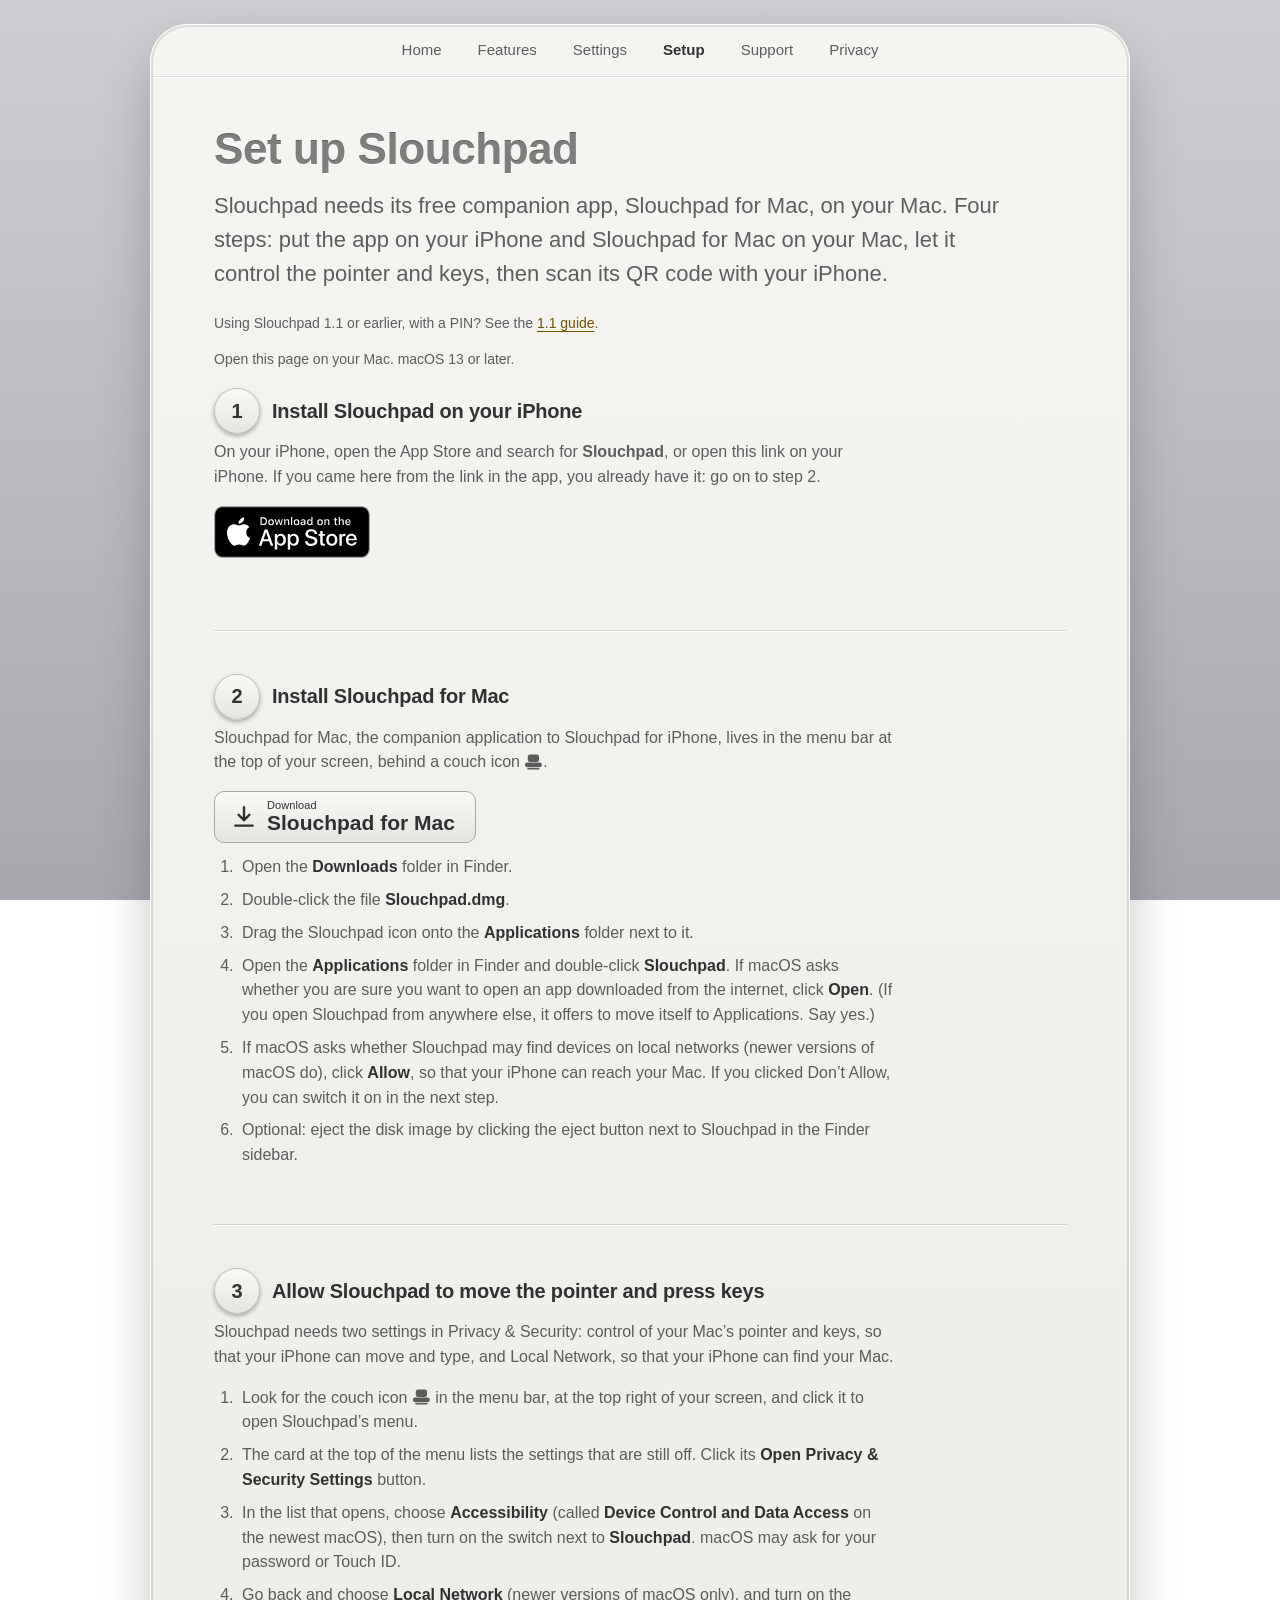
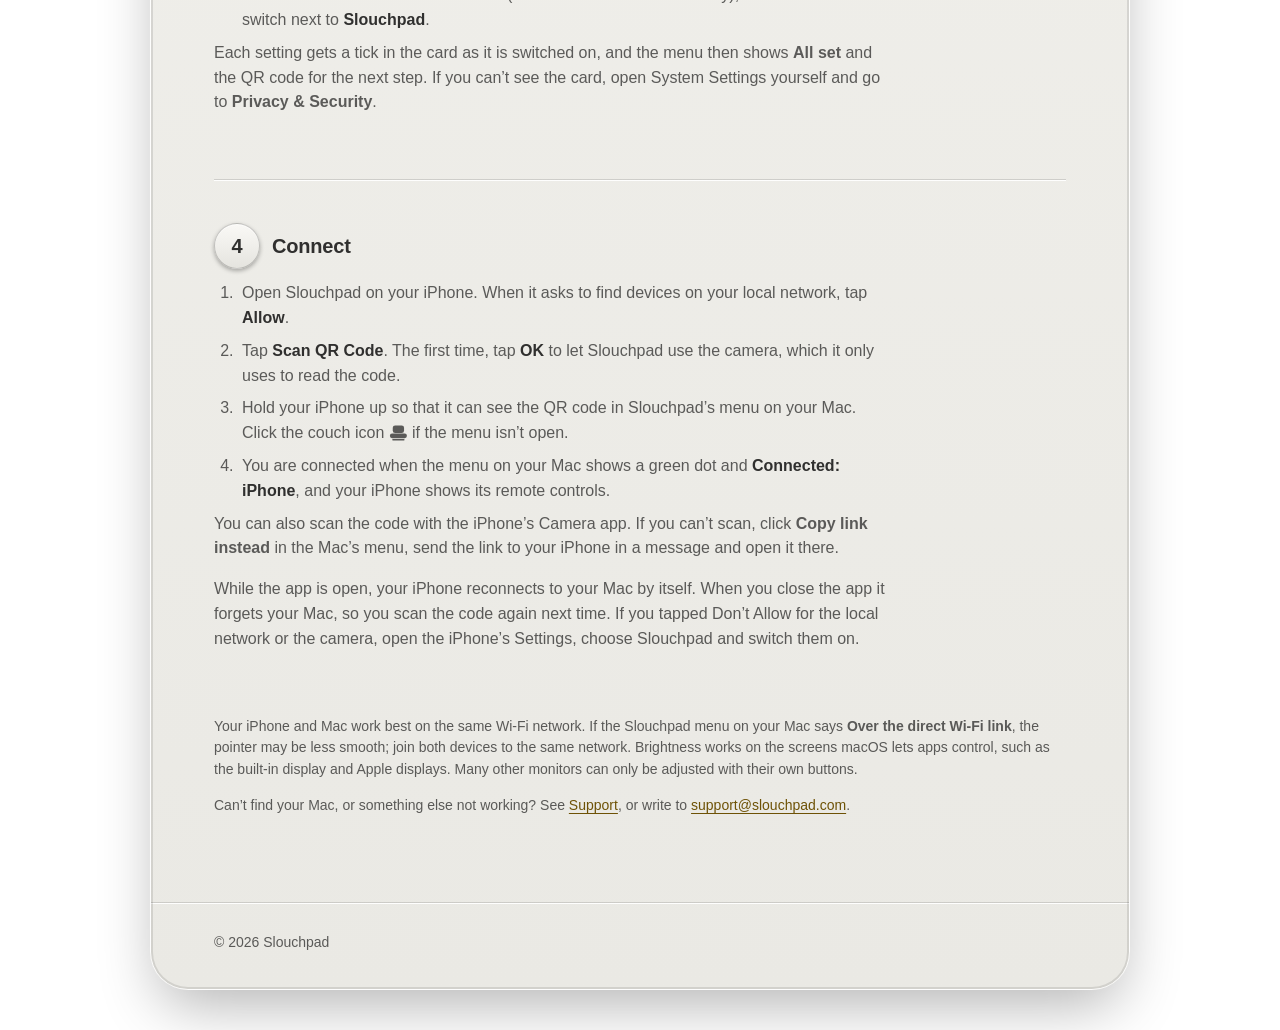
<file: setup/index.html>
<!doctype html>
<html lang="en">
<head>
<meta charset="utf-8">
<meta name="viewport" content="width=device-width, initial-scale=1">
<title>Set up Slouchpad on your Mac</title>
<meta name="description" content="Install Slouchpad for Mac, allow it to control the pointer and keys, and connect your iPhone.">
<link rel="canonical" href="https://slouchpad.com/setup/">
<link rel="icon" type="image/png" sizes="32x32" href="/assets/favicon-32.png">
<link rel="apple-touch-icon" href="/assets/apple-touch-icon.png">
<meta property="og:type" content="website">
<meta property="og:site_name" content="Slouchpad">
<meta property="og:title" content="Set up Slouchpad on your Mac">
<meta property="og:description" content="Install Slouchpad for Mac, allow it to control the pointer and keys, and connect your iPhone.">
<meta property="og:url" content="https://slouchpad.com/setup/">
<meta property="og:image" content="https://slouchpad.com/assets/icon-512.png">
<meta name="twitter:card" content="summary">
<meta name="theme-color" content="#f5f4f0" media="(prefers-color-scheme: light)">
<meta name="theme-color" content="#313134" media="(prefers-color-scheme: dark)">
<link rel="stylesheet" href="/assets/style.css">
</head>
<body>
<!-- Downloads here are pinned to v2.0 while it is not yet the Latest release (the beta needs the 2.0 Mac app). When v2.0 is promoted, change releases/download/v2.0/ back to releases/latest/download/. -->
<div class="pad">
<header class="site-header inner"><nav aria-label="Main"><a href="/">Home</a><a href="/#features">Features</a><a href="/#settings">Settings</a><a href="/setup/" aria-current="true">Setup</a><a href="/#support">Support</a><a href="/#privacy">Privacy</a></nav></header>
<main>
<section class="inner page guide" id="setup">
  <h1 class="etched title">Set up Slouchpad</h1>
  <p class="lead" style="margin-left:0">Slouchpad needs its free companion app, Slouchpad for Mac, on your Mac. Four steps: put the app on your iPhone and Slouchpad for Mac on your Mac, let it control the pointer and keys, then scan its QR code with your iPhone.</p>
  <p class="fine">Using Slouchpad 1.1 or earlier, with a PIN? See the <a href="/setup/1.1/">1.1 guide</a>.</p>
  <p class="fine">Open this page on your Mac. macOS 13 or later.</p>
  <ol class="steps text-only">
    <li><div class="step-text"><h3>Install Slouchpad on your iPhone</h3>
      <p>On your iPhone, open the App Store and search for <strong>Slouchpad</strong>, or open this link on your iPhone. If you came here from the link in the app, you already have it: go on to step 2.</p>
      <p><a class="app-store" href="https://apps.apple.com/us/app/slouchpad-mac-remote-control/id6828899828"><img src="/assets/app-store-badge.svg" width="156" height="52" alt="Download on the App Store"></a></p></div></li>
    <li><div class="step-text"><h3>Install Slouchpad for Mac</h3>
      <p>Slouchpad for Mac, the companion application to Slouchpad for iPhone, lives in the menu bar at the top of your screen, behind a couch icon <svg class="menubar-icon" viewBox="0 0 40 34" role="img" aria-label="the couch icon" fill="currentColor"><rect x="8" y="1" width="24" height="16" rx="5"/><rect x="2" y="18" width="36" height="10" rx="4.5"/><rect x="7" y="30" width="26" height="3" rx="1"/></svg>.</p>
      <div class="actions" style="justify-content:flex-start;margin-top:12px">
        <a class="button" href="https://github.com/addywaddy/slouchpad-site/releases/download/v2.0/Slouchpad.dmg">
          <svg width="18" height="18" viewBox="0 0 24 24" fill="none" stroke="currentColor" stroke-width="2.2" stroke-linecap="round" stroke-linejoin="round" aria-hidden="true"><path d="M12 3v12m0 0l-5-5m5 5l5-5M4 20h16"/></svg>
          <span class="button-label"><small>Download</small><strong>Slouchpad for Mac</strong></span>
        </a>
      </div>
      <ol class="substeps">
        <li>Open the <strong>Downloads</strong> folder in Finder.</li>
        <li>Double-click the file <strong>Slouchpad.dmg</strong>.</li>
        <li>Drag the Slouchpad icon onto the <strong>Applications</strong> folder next to it.</li>
        <li>Open the <strong>Applications</strong> folder in Finder and double-click <strong>Slouchpad</strong>. If macOS asks whether you are sure you want to open an app downloaded from the internet, click <strong>Open</strong>. (If you open Slouchpad from anywhere else, it offers to move itself to Applications. Say yes.)</li>
        <li>If macOS asks whether Slouchpad may find devices on local networks (newer versions of macOS do), click <strong>Allow</strong>, so that your iPhone can reach your Mac. If you clicked Don&rsquo;t Allow, you can switch it on in the next step.</li>
        <li>Optional: eject the disk image by clicking the eject button next to Slouchpad in the Finder sidebar.</li>
      </ol></div></li>
    <li><div class="step-text"><h3>Allow Slouchpad to move the pointer and press keys</h3>
      <p>Slouchpad needs two settings in Privacy &amp; Security: control of your Mac&rsquo;s pointer and keys, so that your iPhone can move and type, and Local Network, so that your iPhone can find your Mac.</p>
      <ol class="substeps">
        <li>Look for the couch icon <svg class="menubar-icon" viewBox="0 0 40 34" role="img" aria-label="the couch icon" fill="currentColor"><rect x="8" y="1" width="24" height="16" rx="5"/><rect x="2" y="18" width="36" height="10" rx="4.5"/><rect x="7" y="30" width="26" height="3" rx="1"/></svg> in the menu bar, at the top right of your screen, and click it to open Slouchpad&rsquo;s menu.</li>
        <li>The card at the top of the menu lists the settings that are still off. Click its <strong>Open Privacy &amp; Security Settings</strong> button.</li>
        <li>In the list that opens, choose <strong>Accessibility</strong> (called <strong>Device Control and Data Access</strong> on the newest macOS), then turn on the switch next to <strong>Slouchpad</strong>. macOS may ask for your password or Touch ID.</li>
        <li>Go back and choose <strong>Local Network</strong> (newer versions of macOS only), and turn on the switch next to <strong>Slouchpad</strong>.</li>
      </ol>
      <p>Each setting gets a tick in the card as it is switched on, and the menu then shows <strong>All set</strong> and the QR code for the next step. If you can&rsquo;t see the card, open System Settings yourself and go to <strong>Privacy &amp; Security</strong>.</p></div></li>
    <li><div class="step-text"><h3>Connect</h3>
      <ol class="substeps">
        <li>Open Slouchpad on your iPhone. When it asks to find devices on your local network, tap <strong>Allow</strong>.</li>
        <li>Tap <strong>Scan QR Code</strong>. The first time, tap <strong>OK</strong> to let Slouchpad use the camera, which it only uses to read the code.</li>
        <li>Hold your iPhone up so that it can see the QR code in Slouchpad&rsquo;s menu on your Mac. Click the couch icon <svg class="menubar-icon" viewBox="0 0 40 34" role="img" aria-label="the couch icon" fill="currentColor"><rect x="8" y="1" width="24" height="16" rx="5"/><rect x="2" y="18" width="36" height="10" rx="4.5"/><rect x="7" y="30" width="26" height="3" rx="1"/></svg> if the menu isn&rsquo;t open.</li>
        <li>You are connected when the menu on your Mac shows a green dot and <strong>Connected: iPhone</strong>, and your iPhone shows its remote controls.</li>
      </ol>
      <p>You can also scan the code with the iPhone&rsquo;s Camera app. If you can&rsquo;t scan, click <strong>Copy link instead</strong> in the Mac&rsquo;s menu, send the link to your iPhone in a message and open it there.</p>
      <p>While the app is open, your iPhone reconnects to your Mac by itself. When you close the app it forgets your Mac, so you scan the code again next time. If you tapped Don&rsquo;t Allow for the local network or the camera, open the iPhone&rsquo;s Settings, choose Slouchpad and switch them on.</p></div></li>
  </ol>
  <p class="fine">Your iPhone and Mac work best on the same Wi-Fi network. If the Slouchpad menu on your Mac says <strong>Over the direct Wi-Fi link</strong>, the pointer may be less smooth; join both devices to the same network. Brightness works on the screens macOS lets apps control, such as the built-in display and Apple displays. Many other monitors can only be adjusted with their own buttons.</p>
  <p class="fine">Can&rsquo;t find your Mac, or something else not working? See <a href="/#support">Support</a>, or write to <a href="mailto:support@slouchpad.com">support@slouchpad.com</a>.</p>
</section>
</main>
<hr class="rule">

<footer class="inner site-footer">
  <span>&copy; 2026 Slouchpad</span>
</footer>
</div>
</body>
</html>
</file>
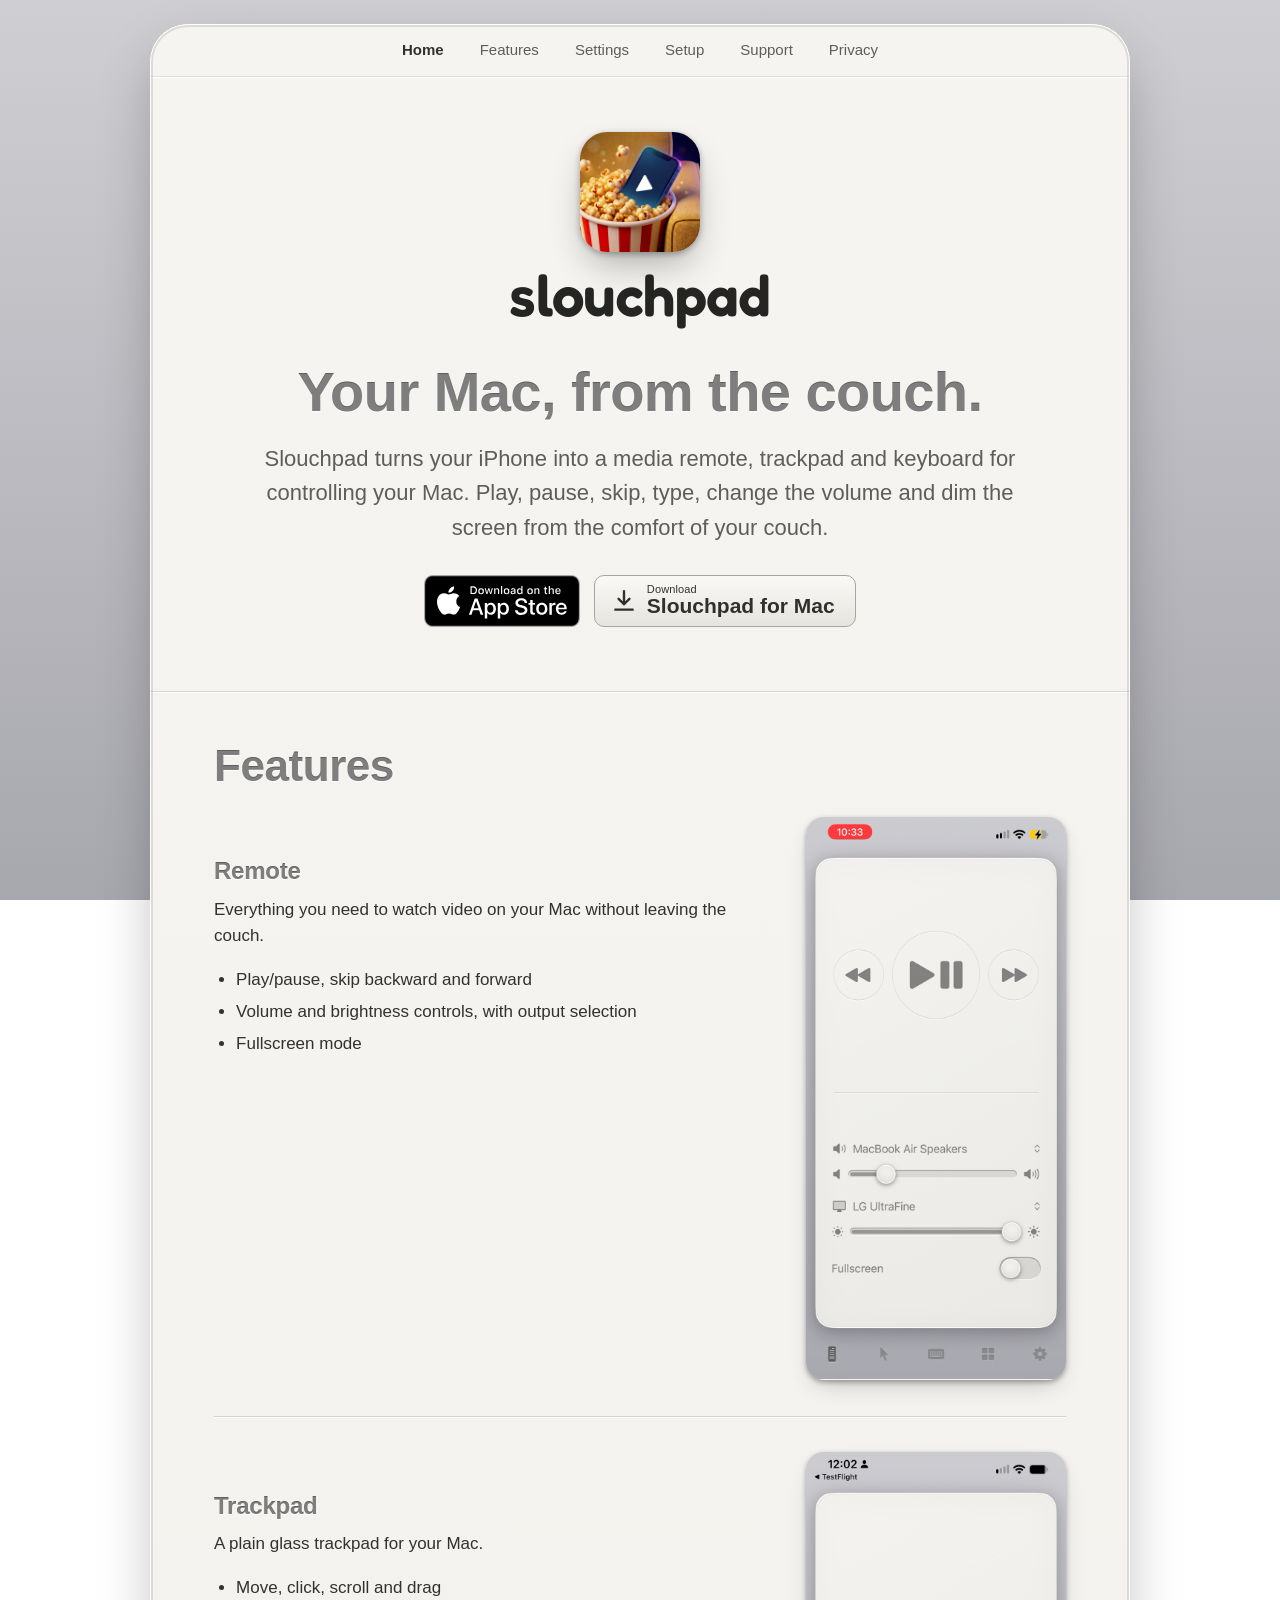
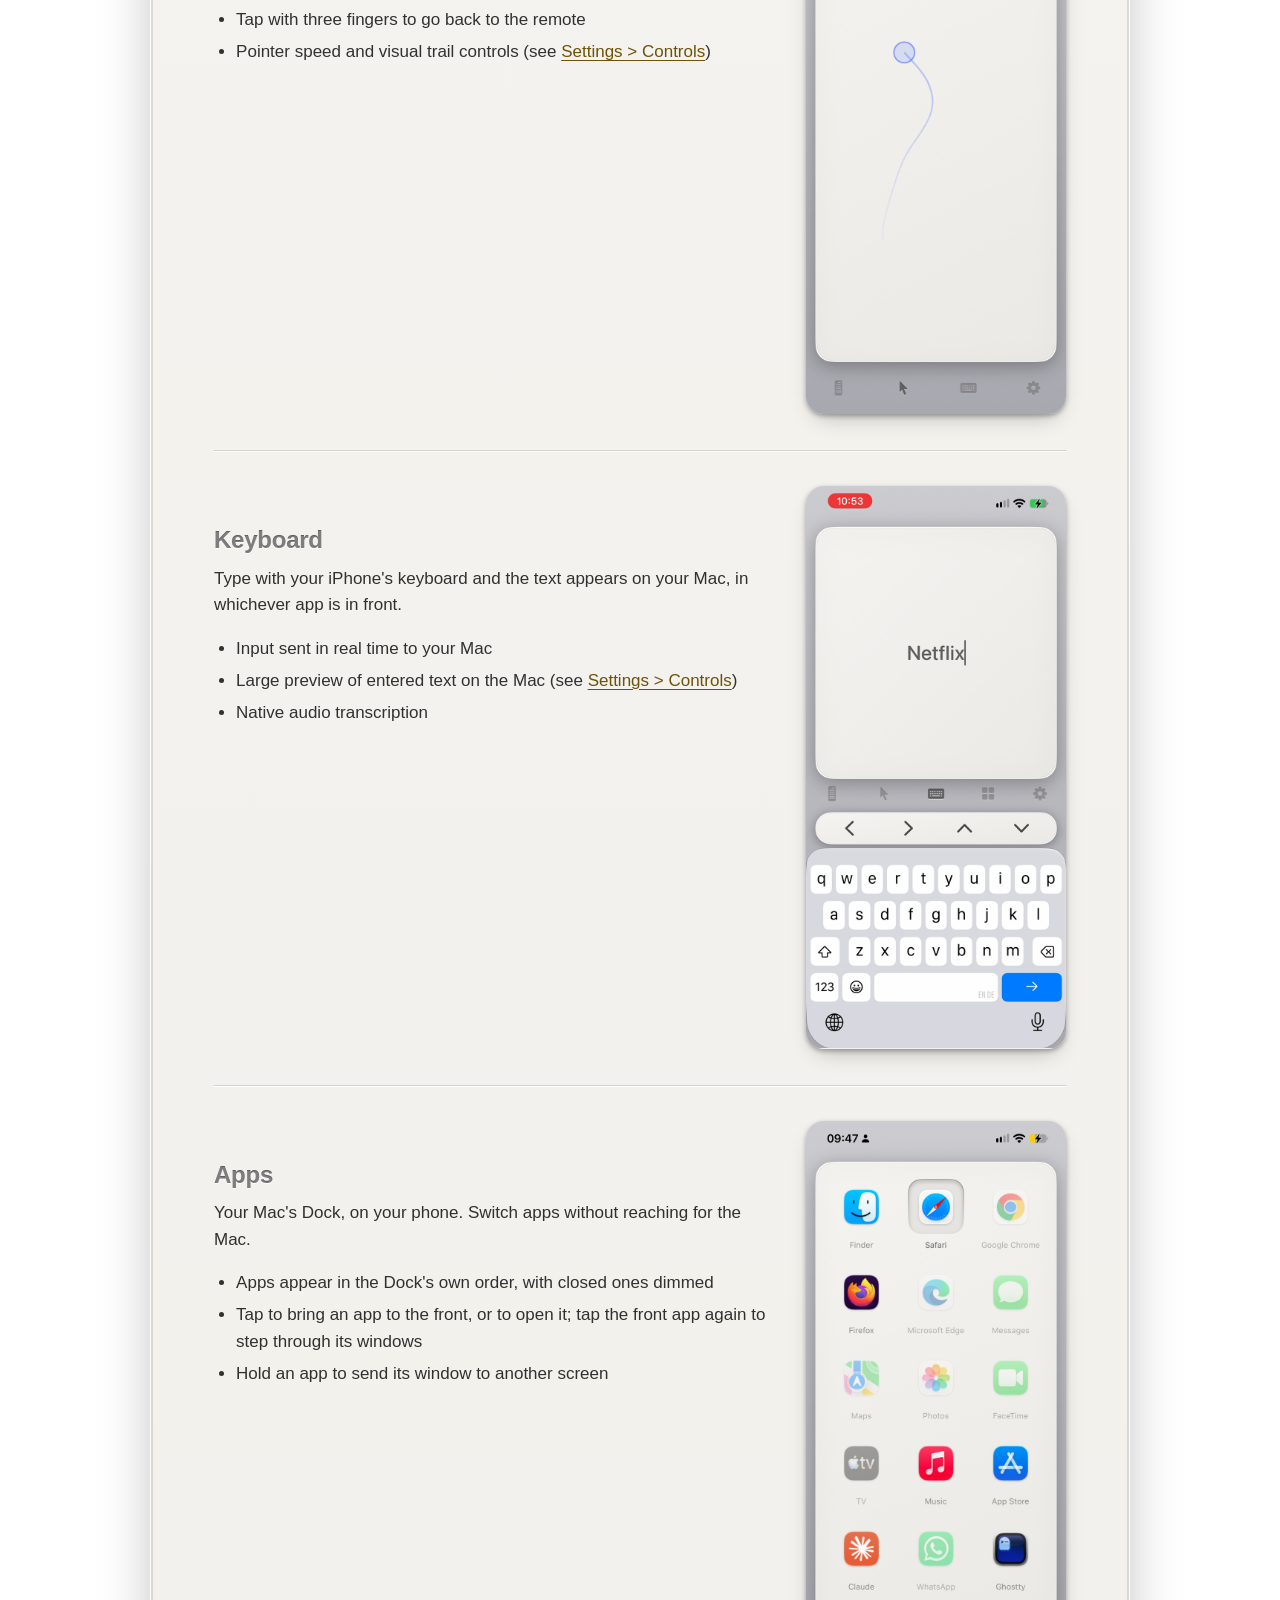
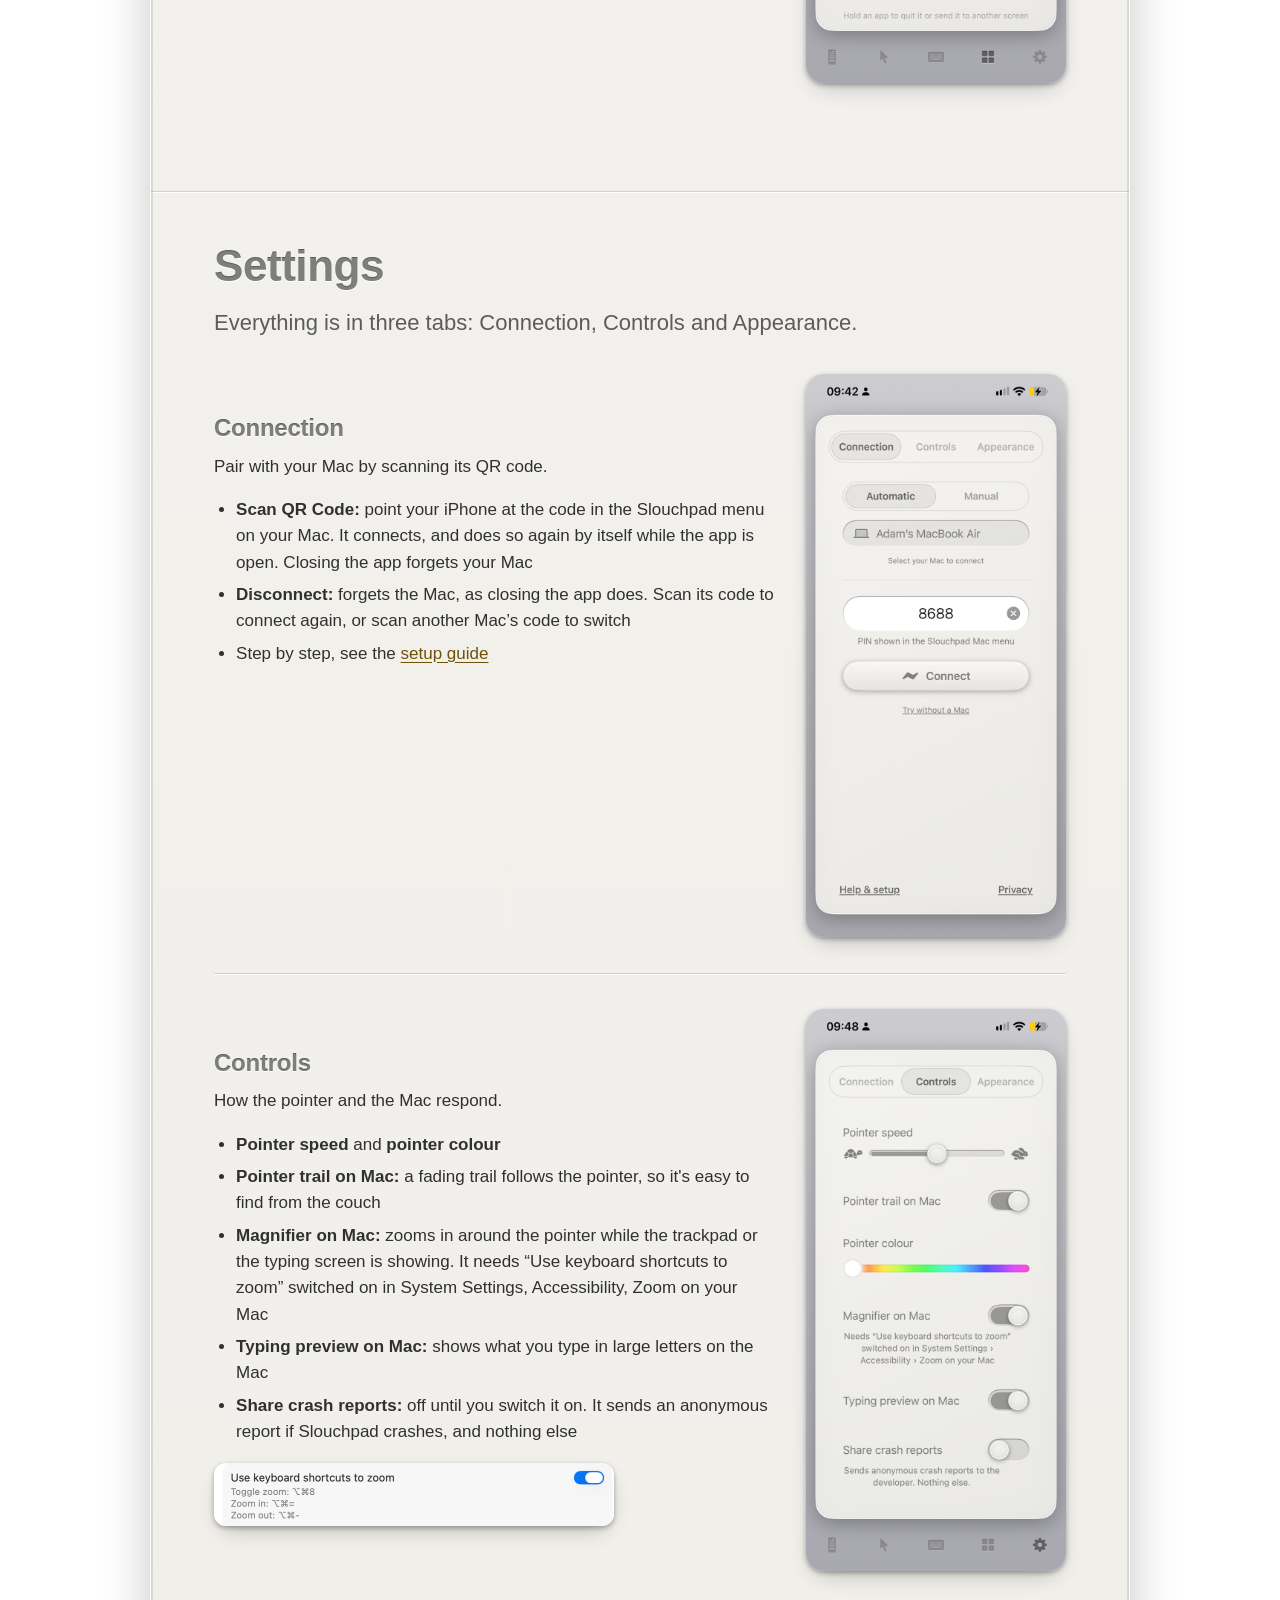
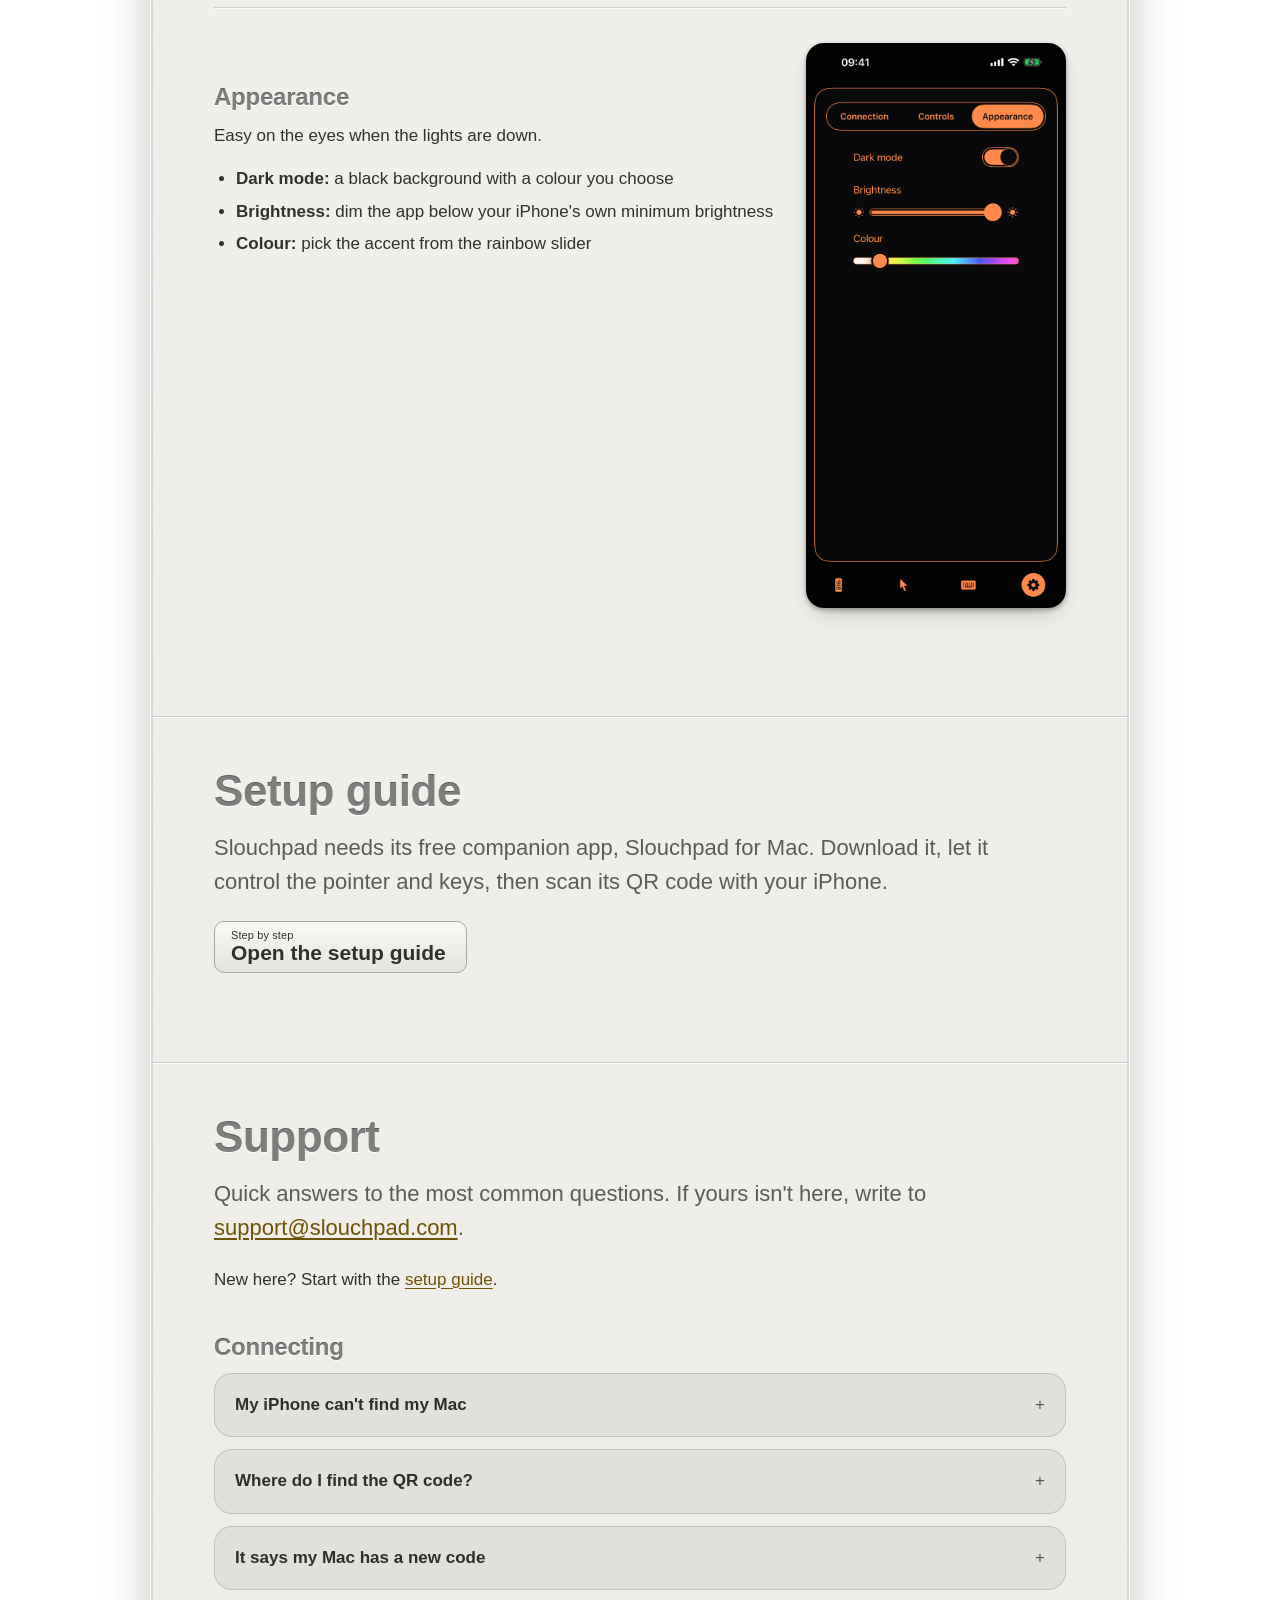
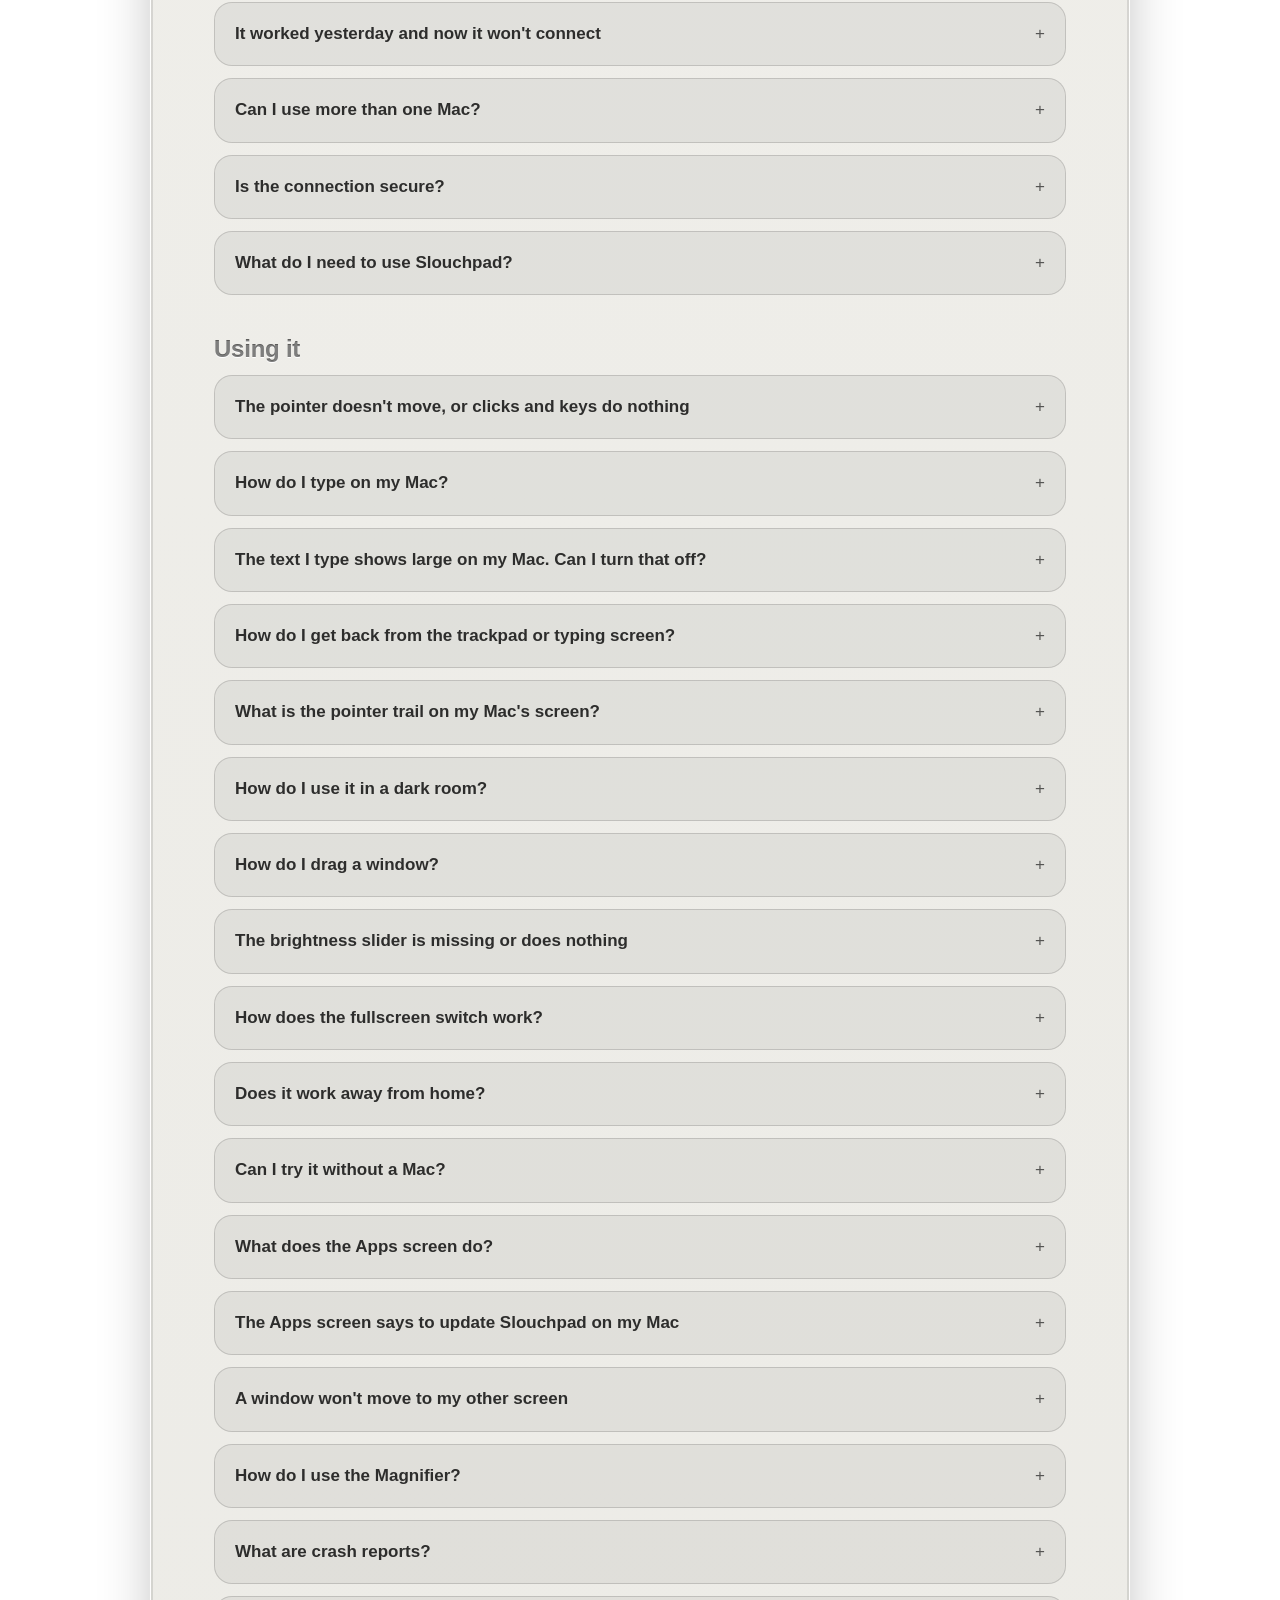
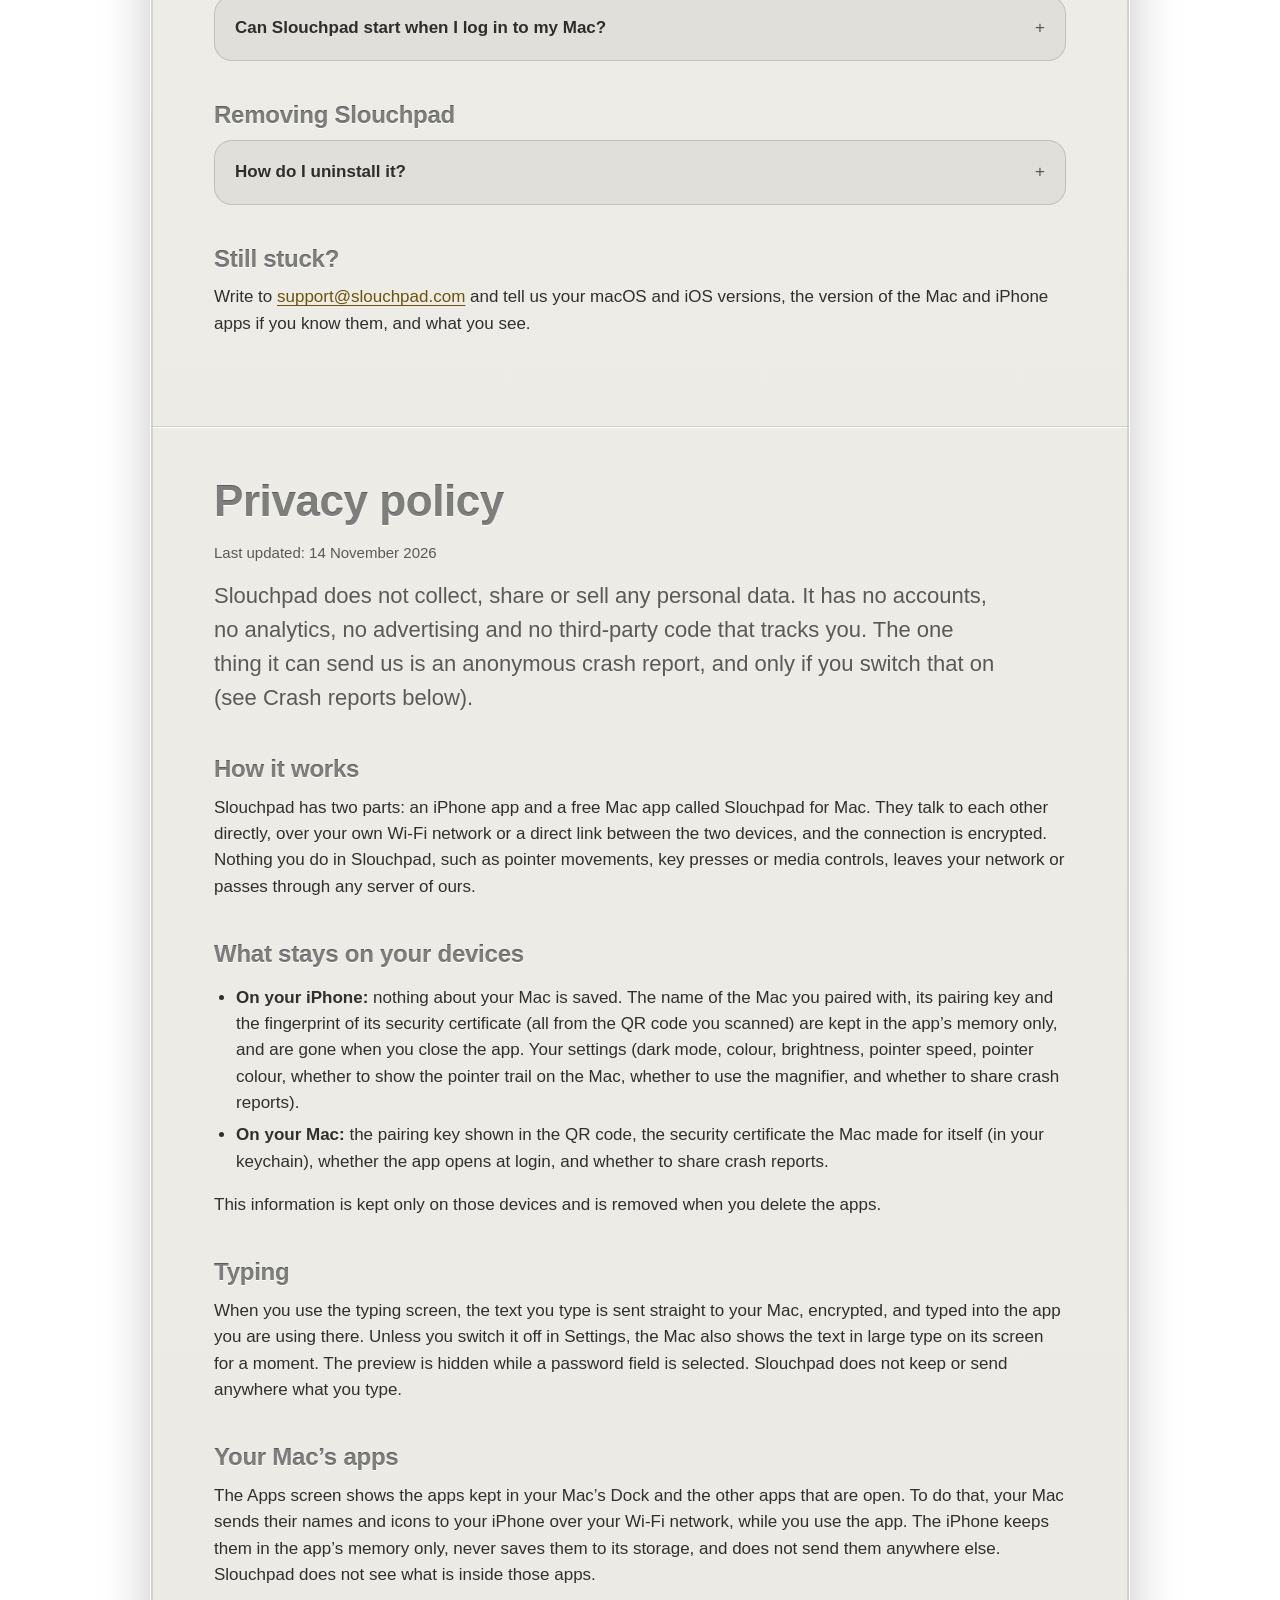
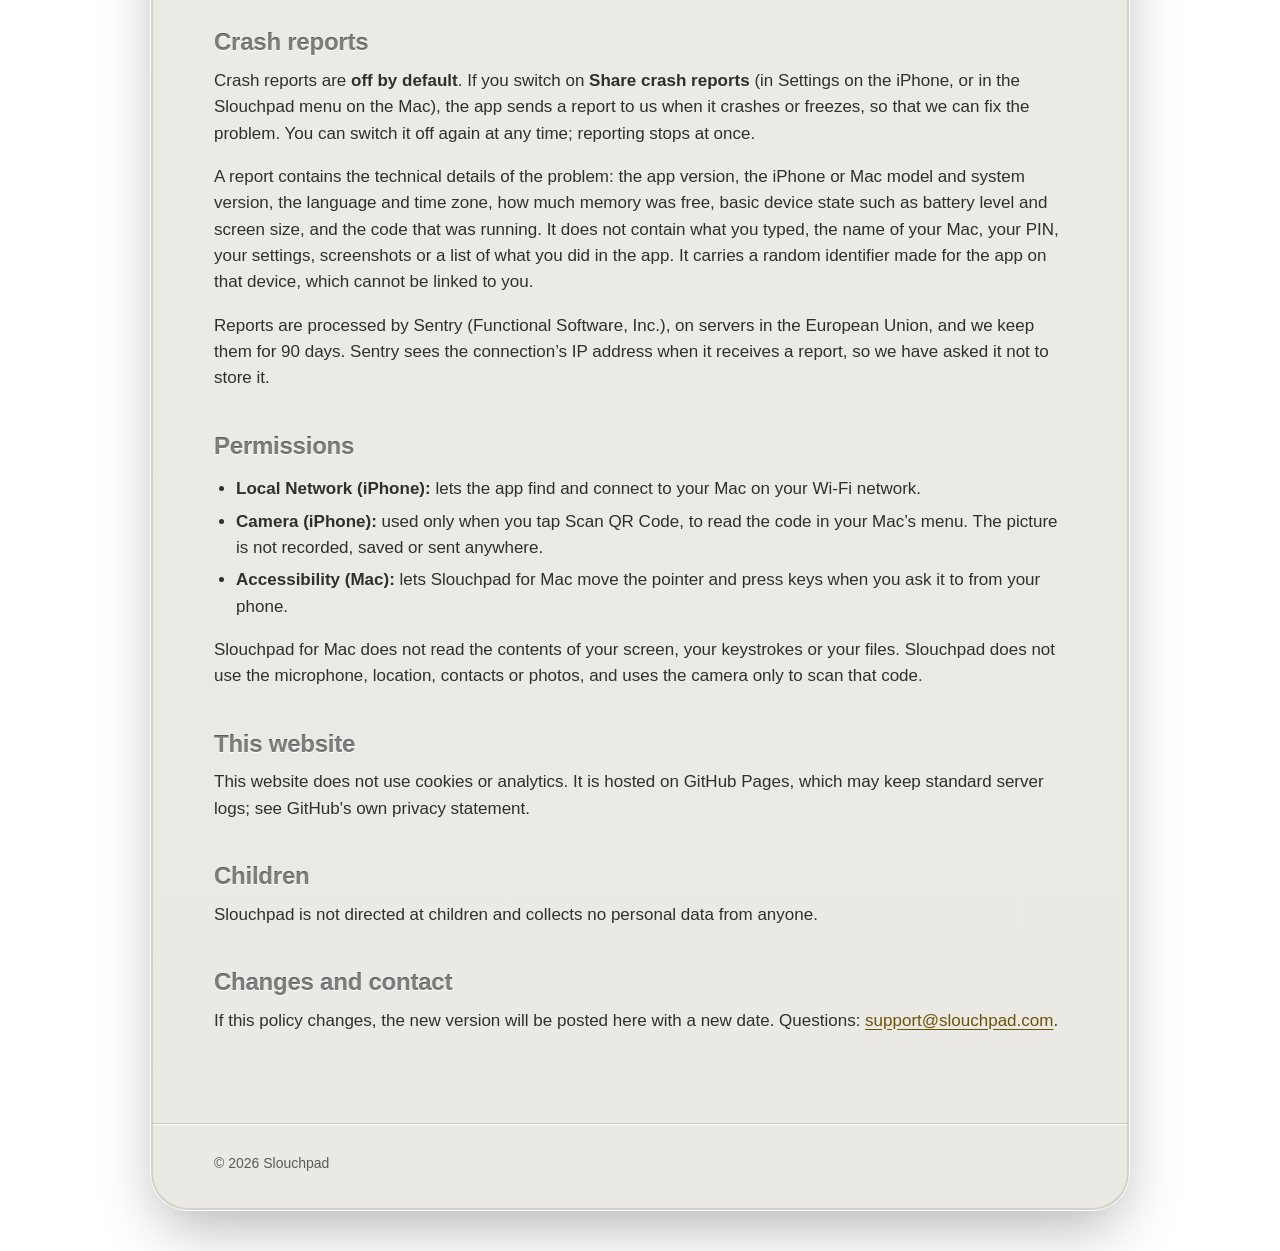
<file: support/index.html>
<!doctype html>
<html lang="en">
<head>
<meta charset="utf-8">
<meta name="viewport" content="width=device-width, initial-scale=1">
<title>Slouchpad Support</title>
<meta name="robots" content="noindex">
<link rel="canonical" href="https://slouchpad.com/">
<meta http-equiv="refresh" content="0; url=/#support">
<script>location.replace("/" + (location.hash || "#support"));</script>
</head>
<body>
<p>This page has moved to <a href="/#support">slouchpad.com</a>.</p>
</body>
</html>
</file>
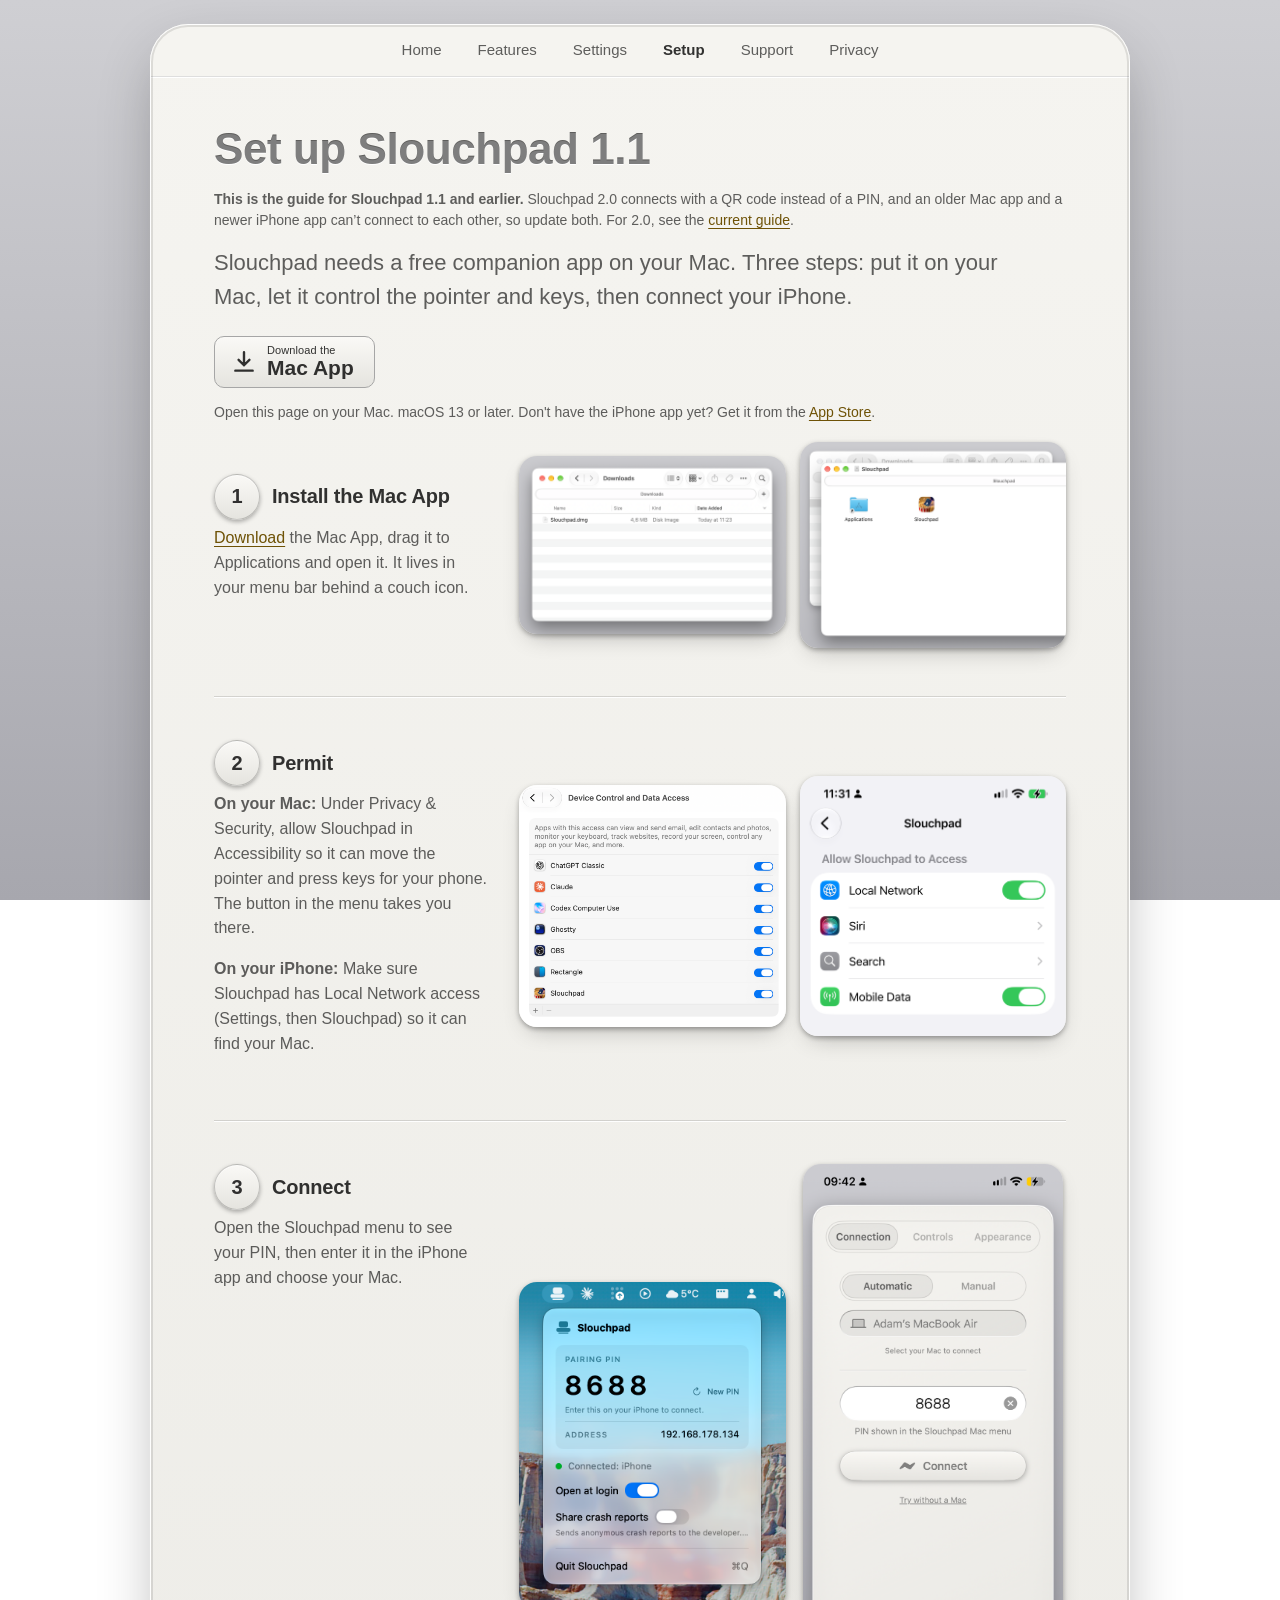
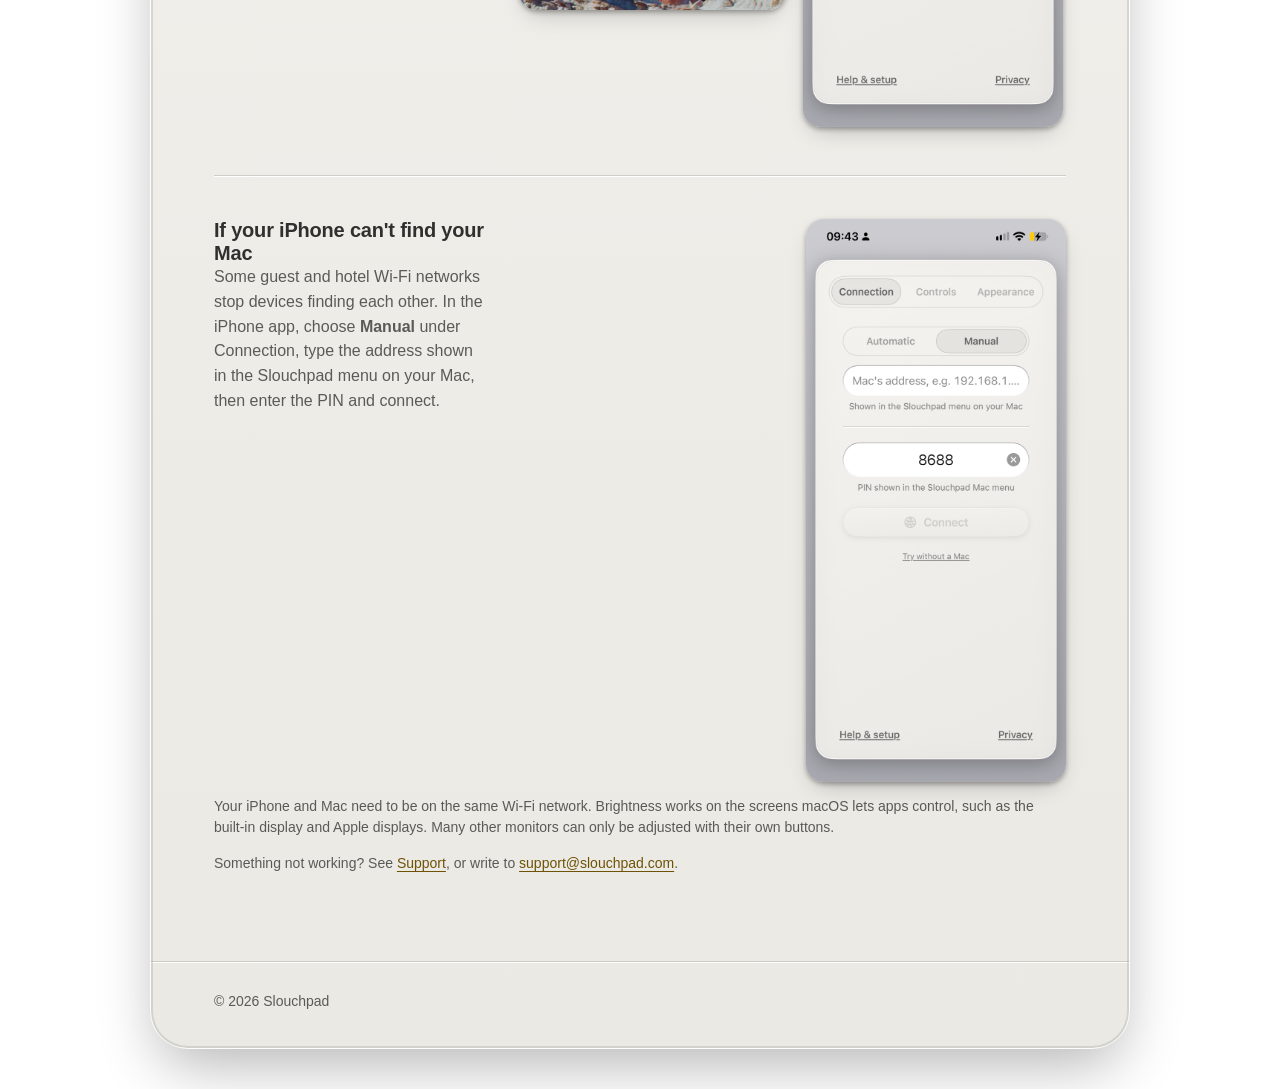
<file: setup/1.1/index.html>
<!doctype html>
<html lang="en">
<head>
<meta charset="utf-8">
<meta name="viewport" content="width=device-width, initial-scale=1">
<title>Set up Slouchpad 1.1 on your Mac</title>
<meta name="robots" content="noindex">
<meta name="description" content="Install the free Slouchpad app on your Mac, allow it to control the pointer and keys, and connect your iPhone.">
<link rel="canonical" href="https://slouchpad.com/setup/1.1/">
<link rel="icon" type="image/png" sizes="32x32" href="/assets/favicon-32.png">
<link rel="apple-touch-icon" href="/assets/apple-touch-icon.png">
<meta property="og:type" content="website">
<meta property="og:site_name" content="Slouchpad">
<meta property="og:title" content="Set up Slouchpad 1.1 on your Mac">
<meta property="og:description" content="Install the free Slouchpad app on your Mac, allow it to control the pointer and keys, and connect your iPhone.">
<meta property="og:url" content="https://slouchpad.com/setup/1.1/">
<meta property="og:image" content="https://slouchpad.com/assets/icon-512.png">
<meta name="twitter:card" content="summary">
<meta name="theme-color" content="#f5f4f0" media="(prefers-color-scheme: light)">
<meta name="theme-color" content="#313134" media="(prefers-color-scheme: dark)">
<link rel="stylesheet" href="/assets/style.css">
</head>
<body>
<div class="pad">
<header class="site-header inner"><nav aria-label="Main"><a href="/">Home</a><a href="/#features">Features</a><a href="/#settings">Settings</a><a href="/setup/" aria-current="true">Setup</a><a href="/#support">Support</a><a href="/#privacy">Privacy</a></nav></header>
<main>
<section class="inner page guide" id="setup">
  <h1 class="etched title">Set up Slouchpad 1.1</h1>
  <p class="fine" style="margin-left:0"><strong>This is the guide for Slouchpad 1.1 and earlier.</strong> Slouchpad 2.0 connects with a QR code instead of a PIN, and an older Mac app and a newer iPhone app can&rsquo;t connect to each other, so update both. For 2.0, see the <a href="/setup/">current guide</a>.</p>
  <p class="lead" style="margin-left:0">Slouchpad needs a free companion app on your Mac. Three steps: put it on your Mac, let it control the pointer and keys, then connect your iPhone.</p>
  <div class="actions" style="justify-content:flex-start;margin-top:0">
    <a class="button" href="https://github.com/addywaddy/slouchpad-site/releases/download/v1.1/Slouchpad.dmg">
      <svg width="18" height="18" viewBox="0 0 24 24" fill="none" stroke="currentColor" stroke-width="2.2" stroke-linecap="round" stroke-linejoin="round" aria-hidden="true"><path d="M12 3v12m0 0l-5-5m5 5l5-5M4 20h16"/></svg>
      <span class="button-label"><small>Download the</small><strong>Mac App</strong></span>
    </a>
  </div>
  <p class="fine">Open this page on your Mac. macOS 13 or later. Don't have the iPhone app yet? Get it from the <a href="https://apps.apple.com/us/app/slouchpad-mac-remote-control/id6828899828">App Store</a>.</p>
  <ol class="steps">
    <li><div class="step-text"><h3>Install the Mac App</h3><p><a href="https://github.com/addywaddy/slouchpad-site/releases/download/v1.1/Slouchpad.dmg">Download</a> the Mac App, drag it to Applications and open it. It lives in your menu bar behind a couch icon.</p></div>
      <div class="step-shots">
        <img src="/assets/screens/1.1/mac-downloads.png" width="1100" height="735" loading="lazy" alt="The Downloads folder in Finder, holding Slouchpad.dmg.">
        <img src="/assets/screens/1.1/mac-drag-to-applications.png" width="1100" height="853" loading="lazy" alt="The Slouchpad disk image open in Finder: drag the Slouchpad icon onto the Applications folder.">
      </div></li>
    <li><div class="step-text"><h3>Permit</h3><p><strong>On your Mac:</strong> Under Privacy &amp; Security, allow Slouchpad in Accessibility so it can move the pointer and press keys for your phone. The button in the menu takes you there.</p><p><strong>On your iPhone:</strong> Make sure Slouchpad has Local Network access (Settings, then Slouchpad) so it can find your Mac.</p></div>
      <div class="step-shots">
        <img src="/assets/screens/1.1/device-control-and-data-access.png" width="1002" height="910" loading="lazy" alt="System Settings on the Mac, Privacy &amp; Security, Device Control and Data Access: the switch next to Slouchpad is on.">
        <img src="/assets/screens/1.1/permit-local-network.png" width="1100" height="1075" loading="lazy" alt="The iPhone's Settings for Slouchpad: the Local Network switch is on.">
      </div></li>
    <li><div class="step-text"><h3>Connect</h3><p>Open the Slouchpad menu to see your PIN, then enter it in the iPhone app and choose your Mac.</p></div>
      <div class="step-shots with-clip">
        <img src="/assets/screens/1.1/slouchpad-mac-menu.png" width="686" height="844" loading="lazy" alt="The Slouchpad menu on the Mac: the pairing PIN and the Mac's address are shown at the top.">
        <video src="/assets/screens/1.1/connection-automatic.mp4" poster="/assets/screens/1.1/connection-automatic.png" width="444" height="960" autoplay muted loop playsinline preload="metadata" aria-label="Connecting on Automatic: tap the PIN field, enter the PIN, choose your Mac, and the app shows it connected with a Disconnect button."></video>
      </div></li>
  </ol>
  <div class="extra">
    <div class="step-text"><h3>If your iPhone can't find your Mac</h3><p>Some guest and hotel Wi-Fi networks stop devices finding each other. In the iPhone app, choose <strong>Manual</strong> under Connection, type the address shown in the Slouchpad menu on your Mac, then enter the PIN and connect.</p></div>
    <div class="step-shots">
      <video src="/assets/screens/1.1/connection-manual.mp4" poster="/assets/screens/1.1/connection-manual.png" width="444" height="960" autoplay muted loop playsinline preload="metadata" aria-label="Connecting on Manual: the Mac's address is filled in, then enter the PIN, connect, and the app shows it connected."></video>
    </div>
  </div>
  <p class="fine">Your iPhone and Mac need to be on the same Wi-Fi network. Brightness works on the screens macOS lets apps control, such as the built-in display and Apple displays. Many other monitors can only be adjusted with their own buttons.</p>
  <p class="fine">Something not working? See <a href="/#support">Support</a>, or write to <a href="mailto:support@slouchpad.com">support@slouchpad.com</a>.</p>
</section>
</main>
<hr class="rule">

<footer class="inner site-footer">
  <span>&copy; 2026 Slouchpad</span>
</footer>
</div>
<script>
// Visitors who ask for less motion get the still poster instead of the looping clip.
if (window.matchMedia && matchMedia("(prefers-reduced-motion: reduce)").matches) {
  document.querySelectorAll("video[autoplay]").forEach(function (v) { v.removeAttribute("autoplay"); v.pause(); });
}
</script>
</body>
</html>
</file>
<file: assets/style.css>
/* Couchpad site: the app's etched-glass look on an aluminium frame, in a light and a dark variant. */

:root {
  color-scheme: light dark;
  --frame-top: #cfcfd3;
  --frame-bottom: #a7a7ae;
  --glass-top: #f5f4f0;
  --glass-bottom: #eae9e4;
  --glass-edge: rgba(255, 255, 255, 0.95);
  --glass-inner: rgba(0, 0, 0, 0.1);
  --shadow: rgba(0, 0, 0, 0.3);
  --ink: rgba(0, 0, 0, 0.8);
  --ink-soft: rgba(0, 0, 0, 0.62);
  --etch: rgba(0, 0, 0, 0.5);
  --etch-light: rgba(255, 255, 255, 0.95);
  --etch-dark: rgba(0, 0, 0, 0.22);
  --rule-dark: rgba(0, 0, 0, 0.13);
  --rule-light: rgba(255, 255, 255, 0.95);
  --pill: rgba(0, 0, 0, 0.055);
  --pill-edge: rgba(0, 0, 0, 0.14);
  --raised-top: #faf9f6;
  --raised-bottom: #e5e4df;
  --raised-edge: rgba(0, 0, 0, 0.2);
  --link: #6e5206;
  --accent: #dba72b;
  --wordmark: rgba(0, 0, 0, 0.85);
}

@media (prefers-color-scheme: dark) {
  :root {
    --frame-top: #3a3a3e;
    --frame-bottom: #1d1d20;
    --glass-top: #313134;
    --glass-bottom: #262629;
    --glass-edge: rgba(255, 255, 255, 0.14);
    --glass-inner: rgba(0, 0, 0, 0.5);
    --shadow: rgba(0, 0, 0, 0.6);
    --ink: rgba(255, 255, 255, 0.9);
    --ink-soft: rgba(255, 255, 255, 0.68);
    --etch: rgba(255, 255, 255, 0.5);
    --etch-light: rgba(0, 0, 0, 0.6);
    --etch-dark: rgba(255, 255, 255, 0.12);
    --rule-dark: rgba(0, 0, 0, 0.55);
    --rule-light: rgba(255, 255, 255, 0.1);
    --pill: rgba(0, 0, 0, 0.22);
    --pill-edge: rgba(255, 255, 255, 0.1);
    --raised-top: #5d5d61;
    --raised-bottom: #424246;
    --raised-edge: rgba(0, 0, 0, 0.55);
    --link: #f0c658;
    --wordmark: #f0c658;
  }
}

/* The wordmark's typeface: Fredoka, under the SIL Open Font Licence (assets/fonts/OFL.txt), served from this site. */
@font-face {
  font-family: "Fredoka";
  src: url("/assets/fonts/Fredoka.woff2") format("woff2");
  font-weight: 300 700;
  font-display: swap;
}

* { box-sizing: border-box; }

html { -webkit-text-size-adjust: 100%; scroll-behavior: smooth; }
@media (prefers-reduced-motion: reduce) { html { scroll-behavior: auto; } }
/* Leave room for the sticky header when jumping to a section or anchor. */
[id] { scroll-margin-top: 60px; }
/* A section's top rule sits just above it. Landing exactly under the 52px header hides that rule
   behind the header, so the header's own engraved line is the only one showing. */
section[id] { scroll-margin-top: 52px; }

body {
  margin: 0;
  min-height: 100vh;
  padding: 24px 16px 40px;
  background: linear-gradient(var(--frame-top), var(--frame-bottom)) fixed;
  color: var(--ink);
  font: 17px/1.55 -apple-system, BlinkMacSystemFont, "SF Pro Text", "Helvetica Neue", Helvetica, Arial, sans-serif;
  -webkit-font-smoothing: antialiased;
}

a { color: var(--link); text-underline-offset: 3px; }
a:hover { text-decoration-thickness: 2px; }
:focus-visible { outline: 3px solid var(--accent); outline-offset: 3px; border-radius: 6px; }

/* The glass pad that holds the page. */
.pad {
  max-width: 980px;
  margin: 0 auto;
  border-radius: 38px;
  background: linear-gradient(var(--glass-top), var(--glass-bottom));
  box-shadow: 0 24px 60px -10px var(--shadow);
  overflow: clip; /* clip, not hidden, so the sticky header still works */
  position: relative;
}
/* The engraved edge sits in an overlay so the header's solid background can't cover it. */
.pad::after {
  content: "";
  position: absolute;
  inset: 0;
  border-radius: inherit;
  pointer-events: none;
  z-index: 20;
  box-shadow:
    inset 0 0 0 1px var(--glass-edge),
    inset 0 0 0 3px var(--glass-inner);
}

.inner { padding-left: clamp(20px, 6vw, 64px); padding-right: clamp(20px, 6vw, 64px); }

/* Engraved lines, built like the app's divider: a faint dark line with a light one right under it. */
.rule { height: 2px; border: 0; margin: 0; background: linear-gradient(var(--rule-dark) 1px, var(--rule-light) 1px); }

/* Etched headings and labels. */
.etched {
  color: var(--etch);
  text-shadow: 0 1px 0 var(--etch-light), 0 -0.5px 0.4px var(--etch-dark);
}

h1, h2, h3 { line-height: 1.15; margin: 0; letter-spacing: -0.01em; }
h1 { font-size: clamp(34px, 6vw, 56px); font-weight: 700; }
h2 { font-size: clamp(26px, 4vw, 34px); font-weight: 700; }
h3 { font-size: 20px; font-weight: 650; }
p { margin: 0 0 1em; }
.lead { font-size: clamp(18px, 2.4vw, 22px); color: var(--ink-soft); max-width: 36em; margin-left: auto; margin-right: auto; }

/* Hero */
.hero { text-align: center; padding-top: 56px; padding-bottom: 64px; }
.hero h1 { max-width: 14em; margin: 0 auto 18px; }

/* The app icon and the wordmark, at the top of the home page. */
.hero-brand { display: flex; flex-direction: column; align-items: center; gap: 14px; margin-bottom: 36px; }
.hero-brand img { width: 120px; height: 120px; border-radius: 22.5%; box-shadow: 0 18px 36px -8px var(--shadow), 0 2px 6px var(--shadow); }
.wordmark {
  color: var(--wordmark);
  font-family: "Fredoka", ui-rounded, "SF Pro Rounded", -apple-system, BlinkMacSystemFont, sans-serif;
  font-weight: 600; font-size: clamp(40px, 9vw, 58px); line-height: 1; letter-spacing: -0.01em;
}
.actions { display: flex; flex-wrap: wrap; gap: 14px; justify-content: center; align-items: center; margin-top: 30px; }

/* A button standing proud of the glass, like the Connect button in the app. */
.button {
  display: inline-flex;
  align-items: center;
  gap: 10px;
  height: 52px;
  padding: 0 20px 0 16px;
  border-radius: 10px;
  border: 1px solid #a6a6a6; /* the badge's outline grey */
  background: linear-gradient(var(--raised-top), var(--raised-bottom));
  color: var(--ink);
  font-weight: 650;
  font-size: 17px;
  text-decoration: none;
}
/* Apple's official badge, used unmodified. */
.app-store { display: inline-flex; line-height: 0; }
.app-store img { display: block; height: 52px; width: auto; }
/* In a setup step, keep the badge at its own size, not the full-width screenshot style. */
.step-shots .app-store { justify-self: start; }
.step-shots .app-store img { width: auto; height: 52px; border-radius: 0; box-shadow: none; }
/* Two lines of text, like the App Store badge beside it. */
.button svg { width: 26px; height: 26px; flex: none; }
.button-label { display: flex; flex-direction: column; line-height: 1.05; text-align: left; }
.button-label small { font-size: 11px; font-weight: 500; letter-spacing: 0.01em; }
.button-label strong { font-size: 21px; font-weight: 650; }
.button:hover { filter: brightness(1.03); }
.button:active { background: var(--pill); }
.note { color: var(--ink-soft); font-size: 15px; }
.fine { color: var(--ink-soft); font-size: 14px; margin-top: 14px; }

/* Sections */
section { padding-top: 56px; padding-bottom: 56px; }
.section-head { margin-bottom: 28px; }
.section-head p { color: var(--ink-soft); margin-top: 8px; max-width: 38em; }

.cards { display: grid; gap: 18px; grid-template-columns: repeat(auto-fit, minmax(250px, 1fr)); }
.card {
  padding: 24px;
  border-radius: 24px;
  background: var(--pill);
  border: 1px solid var(--pill-edge);
  box-shadow: inset 0 1px 3px rgba(0, 0, 0, 0.1), 0 1px 0 var(--rule-light);
}
.card h3 { margin-bottom: 10px; }
.card p, .card li { color: var(--ink-soft); font-size: 16px; }
.card ul { margin: 0; padding-left: 1.1em; }
.card li { margin-bottom: 4px; }

.steps { counter-reset: step; display: grid; gap: 18px; grid-template-columns: repeat(auto-fit, minmax(230px, 1fr)); padding: 0; margin: 0; list-style: none; }
.steps li { counter-increment: step; padding: 4px 0; }
.steps h3 { display: flex; align-items: center; gap: 12px }
.steps h3::before {
  content: counter(step);
  display: grid; place-items: center;
  width: 44px; height: 44px;
  border-radius: 50%;
  border: 1px solid var(--raised-edge);
  background: linear-gradient(var(--raised-top), var(--raised-bottom));
  box-shadow: inset 0 1px 0 rgba(255, 255, 255, 0.55), 0 2px 4px var(--shadow);
  font-weight: 700;
}
.steps h3 { margin-bottom: 6px; }
.steps p { color: var(--ink-soft); font-size: 16px; }
.step-shots { display: grid; gap: 14px; grid-template-columns: 1fr; align-items: center; }
.step-shots img { display: block; width: 100%; height: auto; border-radius: 18px; box-shadow: 0 10px 24px -10px var(--shadow), 0 2px 5px var(--shadow); }
/* Phone screenshots are tall; keep them narrow. */
.step-shots img[height="1425"], .step-shots img[height="1515"] { max-width: 260px; justify-self: center; }
.step-shots video { display: block; width: 100%; max-width: 260px; height: auto; justify-self: center; border-radius: 18px; box-shadow: 0 10px 24px -10px var(--shadow), 0 2px 5px var(--shadow); }
/* On wide screens the clips sit at the right-hand edge of their row; on a phone they stay centred. */
@media (min-width: 760px) { .step-shots video { grid-column: 1 / -1; justify-self: end; } }
/* A step with a picture and a clip puts them side by side. */
@media (min-width: 760px) { .step-shots.with-clip video { grid-column: auto; justify-self: center; } }
/* The setup guide lays each step out as a row: its words, then its screenshots. */
.page.guide { max-width: 980px; }
.guide .steps { grid-template-columns: 1fr; gap: 44px; padding: 0; }
.guide .steps li { margin-bottom: 0; }
.guide .steps + .fine { margin-top: 44px; }
/* The same etched line as the page's <hr>s, between steps (an <hr> isn't allowed inside a list). */
.guide .steps li + li { position: relative; padding-top: 44px; }
.guide .steps li + li::before { content: ""; position: absolute; top: 0; left: 0; right: 0; height: 2px; background: linear-gradient(var(--rule-dark) 1px, var(--rule-light) 1px); }
@media (min-width: 760px) {
  .guide .steps li { display: grid; grid-template-columns: minmax(200px, 1fr) 2fr; gap: 32px; align-items: center; }
  .step-shots { grid-template-columns: 1fr 1fr; }
}

/* A guide without pictures: each step is one column of words, with its actions as a numbered list. */
.guide .steps.text-only li { display: block; }
.guide .steps.text-only .step-text { max-width: 680px; }
.guide .steps .substeps { list-style: decimal; display: block; margin: 12px 0 0; padding: 0 0 0 24px; }
.guide .steps .substeps li { display: list-item; counter-increment: none; margin: 0; padding: 0 0 8px 4px; position: static; color: var(--ink-soft); font-size: 16px; }
.guide .steps .substeps li + li { padding-top: 0; }
.guide .steps .substeps li + li::before { content: none; }
.guide .steps .substeps strong { color: var(--ink); }

/* The Mac menu bar's couch icon, inline in a sentence; it takes the text's colour. */
.menubar-icon { display: inline-block; height: 1em; width: auto; vertical-align: -0.15em; }

/* Features: each one is its words, then a phone screenshot. */
.feature { padding: 36px 0; }
.feature:first-child { padding-top: 12px; }
.feature + .feature { position: relative; }
.feature + .feature::before { content: ""; position: absolute; top: 0; left: 0; right: 0; height: 2px; background: linear-gradient(var(--rule-dark) 1px, var(--rule-light) 1px); }
.feature-text .sub { margin-top: 0; }
.feature-shot img, .feature-shot video { display: block; width: 100%; max-width: 260px; height: auto; border-radius: 18px; box-shadow: 0 10px 24px -10px var(--shadow), 0 2px 5px var(--shadow); }
@media (max-width: 759px) { .feature-shot { margin-top: 20px; } }
@media (min-width: 760px) {
  .feature { display: grid; grid-template-columns: 1fr 260px; gap: 32px; align-items: start; }
}

/* A Mac settings strip under a feature's words. */
.feature-text .inline-shot { display: block; width: 100%; max-width: 400px; height: auto; margin-top: 18px; border-radius: 12px; box-shadow: 0 10px 24px -10px var(--shadow), 0 2px 5px var(--shadow); }
/* The manual connection note after the setup steps, laid out like a step without a number. */
.guide .extra { margin-top: 44px; padding-top: 44px; position: relative; display: grid; gap: 20px; }
.guide .extra::before { content: ""; position: absolute; top: 0; left: 0; right: 0; height: 2px; background: linear-gradient(var(--rule-dark) 1px, var(--rule-light) 1px); }
.guide .extra p { color: var(--ink-soft); font-size: 16px; }
@media (min-width: 760px) { .guide .extra { grid-template-columns: minmax(200px, 1fr) 2fr; gap: 32px; align-items: start; } }
/* The last step (Connect) and the note after it put their words at the top, beside a tall clip. */
@media (min-width: 760px) { .guide .steps li:last-child { align-items: start; } }

/* Text pages (support, privacy) */
.page { padding-top: 48px; padding-bottom: 72px; max-width: 760px; margin: 0 auto; }
.page h1, .page .title { font-size: clamp(30px, 5vw, 44px); margin-bottom: 14px; }
.page .sub { font-size: 24px; margin: 40px 0 12px; }
.page ul, .page ol { padding-left: 1.3em; }
.page li { margin-bottom: 6px; }
.meta { color: var(--ink-soft); font-size: 15px; }

details { border-radius: 18px; background: var(--pill); border: 1px solid var(--pill-edge); padding: 4px 20px; margin-bottom: 12px; }
summary { cursor: pointer; font-weight: 600; padding: 14px 0; list-style: none; display: flex; justify-content: space-between; gap: 16px; }
summary::-webkit-details-marker { display: none; }
summary::after { content: "+"; color: var(--ink-soft); font-weight: 500; }
details[open] summary::after { content: "–"; }
details > :not(summary) { color: var(--ink-soft); }
details p:last-child, details ul:last-child, details ol:last-child { margin-bottom: 16px; }
kbd { font: 14px ui-monospace, SFMono-Regular, Menlo, monospace; padding: 1px 6px; border-radius: 6px; background: var(--pill); border: 1px solid var(--pill-edge); }

/* Header */
.site-header { position: sticky; top: 0; z-index: 10; height: 52px; display: flex; align-items: center; background: var(--glass-top); box-shadow: 0 1px 0 var(--rule-dark), 0 2px 0 var(--rule-light); font-size: 15px; }
.site-header nav { display: flex; flex-wrap: wrap; justify-content: center; gap: 6px 36px; width: 100%; }
.site-header a { color: var(--ink-soft); text-decoration: none; }
.site-header a:hover, .site-header a[aria-current] { color: var(--ink); }
.site-header a[aria-current] { font-weight: 600; }

/* Footer */
.site-footer { padding-top: 28px; padding-bottom: 36px; color: var(--ink-soft); font-size: 14px; }

@media (max-width: 560px) {
  body { padding: 12px 10px 28px; }
  .pad { border-radius: 28px; }
  section { padding-top: 40px; padding-bottom: 40px; }
}

/* Screenshots */
.shots { display: grid; gap: 28px 24px; grid-template-columns: repeat(auto-fit, minmax(220px, 1fr)); align-items: start; }
.shots figure { margin: 0; }
.shots .wide { grid-column: 1 / -1; }
.shots img { display: block; width: 100%; height: auto; border-radius: 26px; box-shadow: 0 18px 40px -12px var(--shadow), 0 2px 6px var(--shadow); }
.shots .mac img { border-radius: 22px; }
.shots figure:not(.wide) img { max-width: 340px; margin: 0 auto; }
.shots .mac img { max-width: 100%; }
.shots figcaption { margin-top: 14px; text-align: center; color: var(--ink-soft); font-size: 15px; }
@media (min-width: 820px) {
  .shots { grid-template-columns: repeat(4, 1fr); }
  /* The Mac menu is the odd one out in shape, so it sits level with the middle of the phone screens. */
  .shots .mac { align-self: center; }
}
</file>
